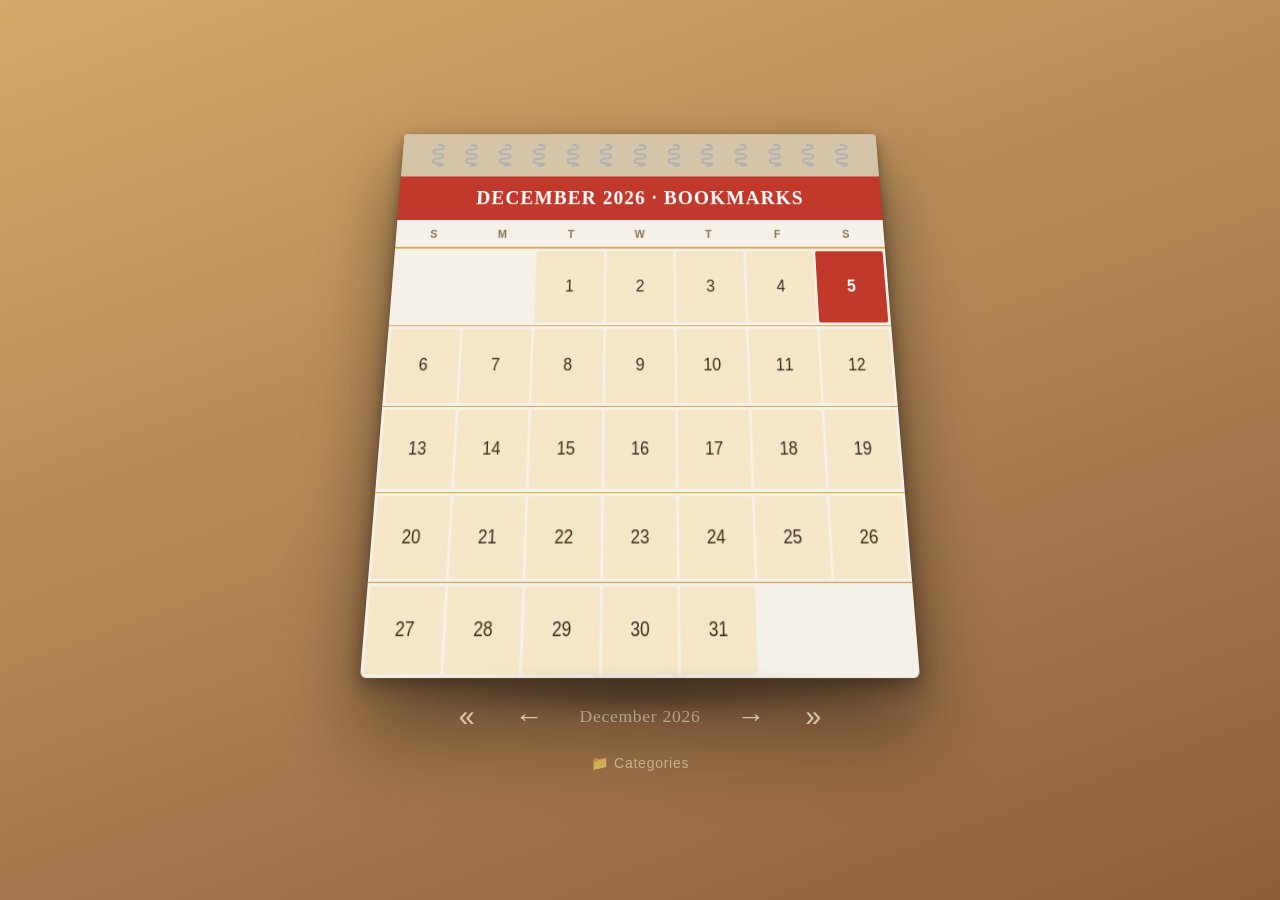
<file: index.html>
<!DOCTYPE html>
<html lang="en">
<head>
  <meta charset="UTF-8">
  <meta name="viewport" content="width=device-width, initial-scale=1.0">
  <title>Twitter Bookmarks</title>
  <link rel="stylesheet" href="style.css">
</head>
<body class="desk-view">

  <div class="desk">
    <div class="calendar-scene">
      <div class="calendar-face" id="calendarFace"></div>
    </div>
    <div class="month-nav">
      <button id="prevYearBtn" aria-label="Previous year">&#171;</button>
      <button id="prevBtn" aria-label="Previous month">&#8592;</button>
      <span id="navLabel"></span>
      <button id="nextBtn" aria-label="Next month">&#8594;</button>
      <button id="nextYearBtn" aria-label="Next year">&#187;</button>
    </div>
    <a class="categories-portal" href="categories.html">&#128193; Categories</a>
  </div>

  <script src="data.js"></script>
  <script src="data_tiktok.js" onerror="window.TIKTOK_DATES = null; window.TIKTOK_VIDEOS = null;"></script>
  <script>
    // Merge tweet + TikTok counts into one date → count map for the calendar.
    const BOOKMARK_DATA = {};
    for (const [date, count] of Object.entries(window.BOOKMARK_DATES || {})) {
      BOOKMARK_DATA[date] = (BOOKMARK_DATA[date] || 0) + count;
    }
    for (const [date, count] of Object.entries(window.TIKTOK_DATES || {})) {
      BOOKMARK_DATA[date] = (BOOKMARK_DATA[date] || 0) + count;
    }

    // ── Notification snapshot (localStorage diff) ─────────────────────────────
    // NEW_COUNTS[date] = how many new bookmarks since the snapshot was saved.
    // If undefined, the day has no new bookmarks (show green checkmark instead).
    const _snap = JSON.parse(localStorage.getItem('bookmark_snapshot') || '{}');
    const NEW_COUNTS = {};
    for (const [date, count] of Object.entries(BOOKMARK_DATA)) {
      // TEMPORARY (added 2026-08-06, revert once the TikTok urls.md backfill
      // is done): suppress new-item badges for any date outside 2026 — the
      // backfill adds hundreds of pre-2026 dates we're not reviewing day by
      // day right now, just categorizing. Remove this "if" to restore normal
      // notifications for every date.
      if (!date.startsWith('2026-')) continue;
      const prev = _snap[date] || 0;
      if (count > prev) NEW_COUNTS[date] = count - prev;
    }

    // ── Constants ─────────────────────────────────────────────────────────────
    const MONTH_NAMES = [
      "January","February","March","April","May","June",
      "July","August","September","October","November","December"
    ];
    const DOW_LABELS = ["S","M","T","W","T","F","S"];

    // Today's date string
    const today = new Date();
    const todayStr = formatDate(today.getFullYear(), today.getMonth() + 1, today.getDate());

    // Current view: restores wherever you last left it (e.g. before clicking
    // into a day), falls back to this month/year on first-ever visit.
    const _lastView = JSON.parse(localStorage.getItem('calendar_last_view') || 'null');
    let currentYear  = _lastView ? _lastView.year  : today.getFullYear();
    let currentMonth = _lastView ? _lastView.month : today.getMonth();

    // ── Helper: zero-pad to 2 digits ──────────────────────────────────────────
    function pad2(n) { return String(n).padStart(2, '0'); }

    function formatDate(y, m, d) {
      return `${y}-${pad2(m)}-${pad2(d)}`;
    }

    // ── SVG spiral ring ───────────────────────────────────────────────────────
    function makeSpiralRingSVG() {
      const svg = document.createElementNS("http://www.w3.org/2000/svg", "svg");
      svg.setAttribute("width", "20");
      svg.setAttribute("height", "30");
      svg.setAttribute("viewBox", "0 0 14 22");
      svg.setAttribute("aria-hidden", "true");

      const path = document.createElementNS("http://www.w3.org/2000/svg", "path");
      path.setAttribute("d", [
        "M 7 2",
        "C 13 2, 13 6, 7 6",
        "C 1 6, 1 10, 7 10",
        "C 13 10, 13 14, 7 14",
        "C 1 14, 1 18, 7 18",
        "C 13 18, 13 20, 7 20"
      ].join(" "));
      path.setAttribute("stroke", "#B0B0B0");
      path.setAttribute("stroke-width", "1.8");
      path.setAttribute("fill", "none");
      path.setAttribute("stroke-linecap", "round");

      svg.appendChild(path);
      return svg;
    }

    // ── Build one month card ──────────────────────────────────────────────────
    function buildMonthCard(year, monthIndex) {
      const monthNum = monthIndex + 1;

      const card = document.createElement("div");
      card.className = "month-card";

      // ── Rings strip ──
      const ringsRow = document.createElement("div");
      ringsRow.className = "month-rings";
      for (let i = 0; i < 13; i++) {
        ringsRow.appendChild(makeSpiralRingSVG());
      }
      card.appendChild(ringsRow);

      // ── Red header ──
      const header = document.createElement("div");
      header.className = "month-header";
      header.textContent = `${MONTH_NAMES[monthIndex].toUpperCase()} ${year} \u00b7 Bookmarks`;
      card.appendChild(header);

      // ── Day-of-week labels ──
      const dowRow = document.createElement("div");
      dowRow.className = "dow-row";
      DOW_LABELS.forEach(label => {
        const cell = document.createElement("div");
        cell.className = "dow-cell";
        cell.textContent = label;
        dowRow.appendChild(cell);
      });
      card.appendChild(dowRow);

      // ── Calendar body ──
      const firstDay = new Date(year, monthIndex, 1);
      const startDow = firstDay.getDay();
      const daysInMonth = new Date(year, monthIndex + 1, 0).getDate();

      const cells = [];
      for (let i = 0; i < startDow; i++) cells.push(null);
      for (let d = 1; d <= daysInMonth; d++) cells.push(d);
      while (cells.length % 7 !== 0) cells.push(null);

      const weeks = [];
      for (let i = 0; i < cells.length; i += 7) {
        weeks.push(cells.slice(i, i + 7));
      }

      weeks.forEach(week => {
        // Compute Sunday of this week
        const firstDay = week.find(d => d !== null);
        let sundayStr = null;
        if (firstDay !== null) {
          const d = new Date(year, monthIndex, firstDay);
          d.setDate(d.getDate() - d.getDay());
          sundayStr = `${d.getFullYear()}-${pad2(d.getMonth()+1)}-${pad2(d.getDate())}`;
        }

        // Check if any day in this week has bookmarks
        const hasBookmarks = week
          .filter(d => d !== null)
          .some(d => BOOKMARK_DATA[formatDate(year, monthNum, d)]);

        const weekRow = document.createElement("div");
        weekRow.className = "week-row";

        week.forEach(day => {
          if (day === null) {
            const empty = document.createElement("div");
            empty.className = "day-tile empty";
            weekRow.appendChild(empty);
          } else {
            const dateStr = formatDate(year, monthNum, day);
            const tile = document.createElement("a");
            tile.className = "day-tile";
            tile.href = `day.html?date=${dateStr}`;
            tile.textContent = day;

            if (dateStr === todayStr) {
              tile.classList.add("today");
            }

            const count = BOOKMARK_DATA[dateStr];
            if (count !== undefined) {
              if (count >= 10) {
                tile.classList.add("density-high");
              } else if (count >= 4) {
                tile.classList.add("density-mid");
              } else {
                tile.classList.add("density-low");
              }

              // Notification indicator: +N badge if new, checkmark if seen
              const indicator = document.createElement("span");
              if (NEW_COUNTS[dateStr]) {
                indicator.className = "new-badge";
                indicator.textContent = `+${NEW_COUNTS[dateStr]}`;
                tile.classList.add("tile-new");
              } else {
                indicator.className = "seen-check";
                indicator.textContent = "\u2713";
              }
              tile.appendChild(indicator);

              // Mark this day as seen on click (before navigation)
              tile.addEventListener("click", () => {
                const snap = JSON.parse(localStorage.getItem('bookmark_snapshot') || '{}');
                snap[dateStr] = BOOKMARK_DATA[dateStr];
                localStorage.setItem('bookmark_snapshot', JSON.stringify(snap));
                tile.classList.remove("tile-new");

                // Save current tweet + TikTok IDs so day.html can diff for new-item tinting
                const TWEETS  = window.BOOKMARK_TWEETS || {};
                const TIKTOKS = window.TIKTOK_VIDEOS || {};
                const daySnap = JSON.parse(localStorage.getItem('day_tweet_snapshot') || '{}');
                daySnap[dateStr] = [...(TWEETS[dateStr] || []), ...(TIKTOKS[dateStr] || [])].map(t => t.id);
                localStorage.setItem('day_tweet_snapshot', JSON.stringify(daySnap));
              });
            }

            weekRow.appendChild(tile);
          }
        });

        // Stats button (floats outside card to the right)
        if (hasBookmarks && sundayStr) {
          const btn = document.createElement("a");
          btn.className = "week-stats-btn";
          btn.href = `stats.html?weekStart=${sundayStr}`;
          btn.title = "Week stats";
          btn.innerHTML = `<svg width="13" height="11" viewBox="0 0 13 11" aria-hidden="true">
            <rect x="0" y="5" width="3" height="6" rx="1" fill="currentColor"/>
            <rect x="5" y="2" width="3" height="9" rx="1" fill="currentColor"/>
            <rect x="10" y="0" width="3" height="11" rx="1" fill="currentColor"/>
          </svg>`;
          weekRow.appendChild(btn);
        }

        card.appendChild(weekRow);
      });

      return card;
    }

    // ── Render current month ──────────────────────────────────────────────────
    function render() {
      const face = document.getElementById("calendarFace");
      face.innerHTML = "";
      face.appendChild(buildMonthCard(currentYear, currentMonth));
      document.getElementById("navLabel").textContent =
        `${MONTH_NAMES[currentMonth]} ${currentYear}`;
      localStorage.setItem('calendar_last_view', JSON.stringify({ year: currentYear, month: currentMonth }));
    }

    function changeMonth(delta) {
      currentMonth += delta;
      if (currentMonth > 11) {
        currentMonth = 0;
        currentYear++;
      } else if (currentMonth < 0) {
        currentMonth = 11;
        currentYear--;
      }
      render();
    }

    function changeYear(delta) {
      currentYear += delta;
      render();
    }

    document.getElementById("prevBtn").addEventListener("click", () => changeMonth(-1));
    document.getElementById("nextBtn").addEventListener("click", () => changeMonth(1));
    document.getElementById("prevYearBtn").addEventListener("click", () => changeYear(-1));
    document.getElementById("nextYearBtn").addEventListener("click", () => changeYear(1));

    render();
  </script>

</body>
</html>
</file>
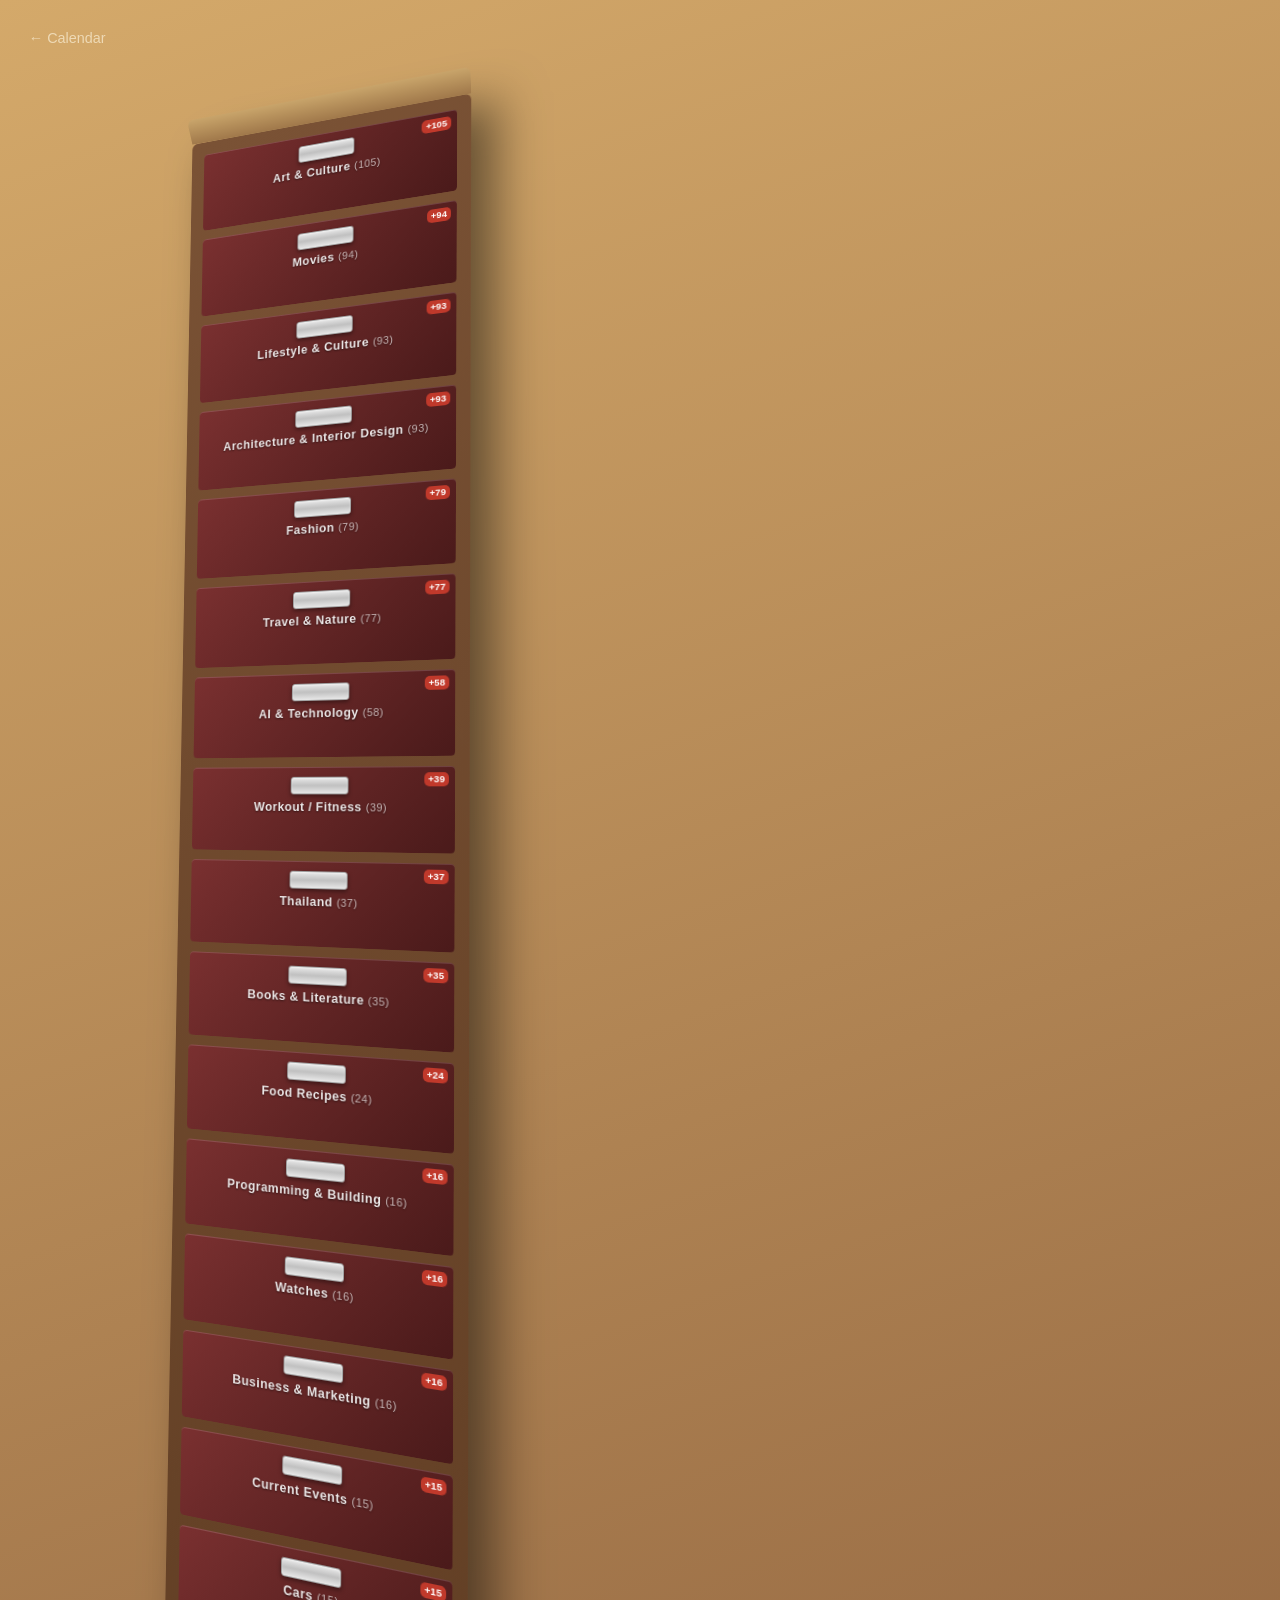
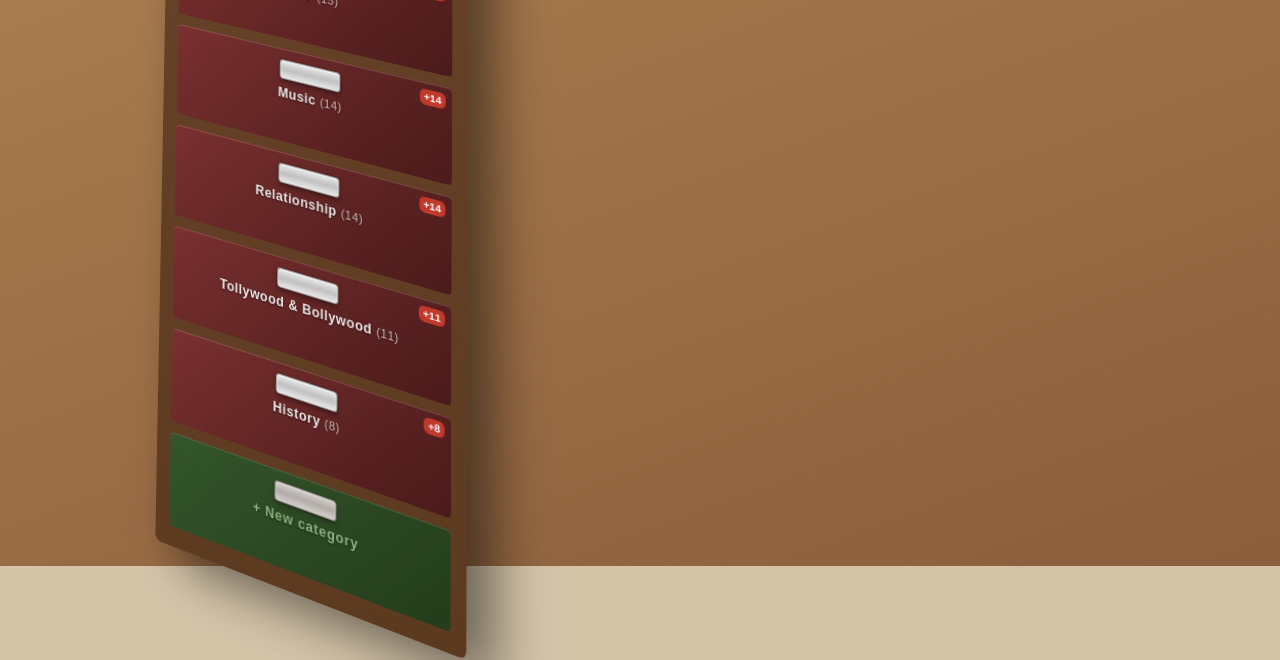
<file: categories.html>
<!DOCTYPE html>
<html lang="en">
<head>
  <meta charset="UTF-8">
  <meta name="viewport" content="width=device-width, initial-scale=1.0">
  <title>Bookmarks — Categories</title>
  <link rel="stylesheet" href="style.css">
</head>
<body class="categories-view">

  <div class="desk desk--categories">

    <div class="cat-top-bar">
      <a class="cat-back-link" href="index.html">&#8592; Calendar</a>
      <button class="cat-save-btn" id="catSaveBtn" style="display:none">
        &#8681; Save categories.js
      </button>
    </div>

    <div class="cat-layout" id="catLayout">

      <!-- 3D File Cabinet -->
      <div class="cabinet-scene">
        <div class="cabinet" id="cabinet">
          <div class="cabinet-top"></div>
          <!-- Drawers injected by JS -->
        </div>
      </div>

      <!-- Right panel -->
      <div class="cat-panel" id="catPanel">
        <div class="cat-panel-empty" id="catPanelEmpty">&#8592; Select a category</div>
        <div id="catPanelContent" style="display:none">
          <div class="cat-cards" id="catCards"></div>
        </div>
      </div>

    </div>

  </div>

  <script src="categories.js" onerror="window._catLoadError=true"></script>
  <script>
    const CATS = window.BOOKMARK_CATEGORIES || null;

    // ── No data state ─────────────────────────────────────────────────────────
    if (!CATS || window._catLoadError) {
      document.getElementById("catLayout").innerHTML = `
        <div style="display:flex;flex-direction:column;align-items:center;justify-content:center;
                    gap:1rem;color:#F5E6C8;font-family:Georgia,serif;text-align:center;padding:3rem;">
          <div style="font-size:3rem;opacity:0.5;">&#128193;</div>
          <p style="font-size:1.1rem;">No categories found.</p>
          <p style="font-size:0.85rem;font-family:Arial,sans-serif;color:rgba(245,230,200,0.6);">
            Run <code style="background:rgba(0,0,0,0.25);padding:2px 6px;border-radius:3px;">python3 categorize_bookmarks.py</code>
            to generate categories.js
          </p>
        </div>`;
    } else {
      init();
    }

    function init() {
      const cabinet   = document.getElementById("cabinet");
      const panel     = document.getElementById("catPanel");
      const cardsEl   = document.getElementById("catCards");
      const contentEl = document.getElementById("catPanelContent");

      let currentCat = null;
      let dragState  = null; // { type: 'card'|'drawer', sourceCategory, dropSucceeded, [tweetId] }
      let hasMoves   = false;

      const saveBtn = document.getElementById("catSaveBtn");
      saveBtn.addEventListener("click", downloadCategories);

      // ── Category notification snapshot (localStorage diff) ──────────────────────
      const _catSnap = JSON.parse(localStorage.getItem("category_snapshot") || "{}");
      const CAT_NOTIFS = {};  // catName → { type: "new-cat"|"new-tweets"|"seen", count? }
      const seenThisSession = new Set();
      for (const [cat, tweets] of Object.entries(CATS)) {
        if (!(cat in _catSnap)) {
          CAT_NOTIFS[cat] = { type: "new-cat", count: tweets.length };
        } else {
          const prevIds = new Set(_catSnap[cat]);
          const newCount = tweets.filter(t => !prevIds.has(t.id)).length;
          CAT_NOTIFS[cat] = newCount > 0
            ? { type: "new-tweets", count: newCount }
            : { type: "seen" };
        }
      }

      // ── Update drawer count label ─────────────────────────────────────────────
      function updateDrawerCount(catName) {
        cabinet.querySelectorAll(".drawer").forEach(d => {
          if (d.dataset.cat === catName) {
            const el = d.querySelector(".drawer-count");
            if (el) el.textContent = `(${CATS[catName].length})`;
          }
        });
      }

      // ── Mark a category as seen in localStorage ───────────────────────────────
      function markCatSeen(cat, drawerEl) {
        const snap = JSON.parse(localStorage.getItem("category_snapshot") || "{}");
        snap[cat] = (CATS[cat] || []).map(t => t.id);
        localStorage.setItem("category_snapshot", JSON.stringify(snap));
        CAT_NOTIFS[cat] = { type: "seen" };
        updateDrawerBadge(drawerEl, cat);
      }

      // ── Deselect (close open drawer + hide panel) ────────────────────────────
      function deselectCategory() {
        if (!currentCat) return;
        document.querySelectorAll(".drawer").forEach(d => d.classList.remove("open"));
        panel.classList.remove("visible");
        document.getElementById("catPanelEmpty").style.display = "";
        contentEl.style.display = "none";
        currentCat = null;
      }

      // ── Select a category ────────────────────────────────────────────────────
      function selectCategory(cat, clickedDrawer) {
        document.querySelectorAll(".drawer").forEach(d => d.classList.remove("open"));
        clickedDrawer.classList.add("open");
        currentCat = cat;

        const newTweetIds = new Set();
        if (!seenThisSession.has(cat)) {
          const prevIds = new Set(_catSnap[cat] || []);
          (CATS[cat] || []).filter(t => !prevIds.has(t.id)).forEach(t => newTweetIds.add(t.id));
        }
        seenThisSession.add(cat);

        markCatSeen(cat, clickedDrawer);
        panel.classList.add("visible");
        document.getElementById("catPanelEmpty").style.display = "none";
        contentEl.style.display      = "flex";
        contentEl.style.flexDirection = "column";
        renderCards(newTweetIds);
      }

      // ── Render all tweet cards ───────────────────────────────────────────────
      function renderCards(newTweetIds = new Set()) {
        const tweets = CATS[currentCat] || [];
        cardsEl.innerHTML = "";
        cardsEl.scrollTop = 0;

        tweets.forEach(tweet => {
          const card = document.createElement("div");
          card.className = "cat-card";
          if (newTweetIds.has(tweet.id)) card.classList.add("cat-card--new");
          card.setAttribute("draggable", "true");

          card.addEventListener("dragstart", e => {
            const rect  = card.getBoundingClientRect();
            const scale = 0.25;

            const ghost = document.createElement("div");
            ghost.style.cssText = `position:fixed;top:-9999px;left:0;` +
              `width:${rect.width * scale}px;height:${rect.height * scale}px;` +
              `overflow:hidden;border-radius:6px;border-left:3px solid #C0392B;` +
              `background:#F5F0E8;pointer-events:none;`;
            const ghostInner = card.cloneNode(true);
            ghostInner.style.cssText = `transform:scale(${scale});transform-origin:top left;` +
              `width:${rect.width}px;height:${rect.height}px;`;
            ghost.appendChild(ghostInner);
            document.body.appendChild(ghost);
            e.dataTransfer.setDragImage(ghost, rect.width * scale / 2, rect.height * scale / 2);

            dragState = { type: "card", tweetId: tweet.id, sourceCategory: currentCat, dropSucceeded: false };
            e.dataTransfer.effectAllowed = "move";
            e.dataTransfer.setData("text/plain", tweet.id);

            setTimeout(() => {
              document.body.removeChild(ghost);
              card.style.height   = rect.height + "px";
              card.style.overflow = "hidden";
              card.getBoundingClientRect(); // force reflow
              card.style.transition = "height 0.25s ease, opacity 0.2s ease, padding 0.25s ease";
              card.style.height   = "0";
              card.style.opacity  = "0";
              card.style.padding  = "0";
            }, 0);
          });

          card.addEventListener("dragend", () => {
            cabinet.querySelectorAll(".drawer").forEach(d => d.classList.remove("drag-over"));
            if (dragState && dragState.type === "card" && !dragState.dropSucceeded) {
              const savedScroll = cardsEl.scrollTop;
              renderCards();
              cardsEl.scrollTop = savedScroll;
            }
            dragState = null;
          });

          // Author line
          const author = document.createElement("div");
          author.className = "cat-card-author";
          author.innerHTML =
            `<strong>${escHtml(tweet.author_name)}</strong> &middot; ` +
            `${escHtml(tweet.author_handle)} &middot; ${formatDate(tweet._date)}`;
          card.appendChild(author);

          // Tweet text
          const hasMedia = tweet.images && tweet.images.length > 0;
          const text = document.createElement("div");
          text.className = hasMedia ? "cat-card-text" : "cat-card-text cat-card-text--full";
          text.textContent = tweet.text;
          card.appendChild(text);

          // Media (images / videos / GIFs)
          if (hasMedia) {
            const mediaDiv = document.createElement("div");
            mediaDiv.className = "cat-card-images";

            function buildMediaWrapper(img) {
              const wrapper = document.createElement("div");
              wrapper.className = "cat-card-media-wrapper";

              if (img.type !== "photo" && img.video_url) {
                const video = document.createElement("video");
                video.src       = img.video_url;
                if (img.url) video.poster = img.url;
                video.muted     = true;
                video.loop      = true;
                video.playsInline = true;
                video.autoplay  = true;
                video.addEventListener("mouseenter", () => { video.muted = false; });
                video.addEventListener("mouseleave", () => { video.muted = true; });

                // Click to pause/resume (from wherever it left off — native
                // video behavior). Debounced so a double-click (which fires two
                // click events first) doesn't toggle play/pause on its way to
                // the wrapper's dblclick cover/contain toggle below.
                let clickTimer = null;
                video.addEventListener("click", (e) => {
                  e.stopPropagation();
                  if (clickTimer) {
                    clearTimeout(clickTimer);
                    clickTimer = null;
                    return;
                  }
                  clickTimer = setTimeout(() => {
                    clickTimer = null;
                    if (video.paused) video.play(); else video.pause();
                  }, 250);
                });

                wrapper.appendChild(video);

                const hint = document.createElement("div");
                hint.className   = "cat-card-video-hint";
                hint.textContent = img.type === "animated_gif"
                  ? "GIF \u25B6 hover for audio"
                  : "\u25B6 hover for audio";
                wrapper.appendChild(hint);
              } else {
                const imgEl = document.createElement("img");
                imgEl.src     = img.url;
                imgEl.alt     = "";
                imgEl.loading = "lazy";
                wrapper.appendChild(imgEl);
              }

              // Double-click to see the whole image/video un-cropped (object-fit:
              // contain) instead of filling the frame (object-fit: cover, default).
              wrapper.addEventListener("dblclick", () => {
                wrapper.classList.toggle("cat-card-media-wrapper--contain");
              });

              return wrapper;
            }

            if (tweet.images.length <= 2) {
              // Few enough to show side by side, unchanged from before.
              tweet.images.forEach(img => mediaDiv.appendChild(buildMediaWrapper(img)));
            } else {
              // TikTok photo posts (and any 3+ image post) \u2014 page through one at a
              // time instead of silently dropping everything past the 2nd image.
              let mediaIdx = 0;

              function renderMedia() {
                mediaDiv.innerHTML = "";
                const wrapper = buildMediaWrapper(tweet.images[mediaIdx]);

                if (tweet.audio_url) {
                  const audio = document.createElement("audio");
                  audio.src      = tweet.audio_url;
                  audio.muted    = true;
                  audio.loop     = true;
                  audio.autoplay = true;
                  wrapper.addEventListener("mouseenter", () => { audio.muted = false; });
                  wrapper.addEventListener("mouseleave", () => { audio.muted = true; });
                  wrapper.appendChild(audio);

                  const audioHint = document.createElement("div");
                  audioHint.className   = "cat-card-video-hint";
                  audioHint.textContent = "\u266A hover for audio";
                  wrapper.appendChild(audioHint);
                }

                const prevBtn = document.createElement("button");
                prevBtn.className = "cat-card-media-nav cat-card-media-prev";
                prevBtn.textContent = "\u2039";
                prevBtn.addEventListener("click", (e) => {
                  e.stopPropagation();
                  mediaIdx = (mediaIdx - 1 + tweet.images.length) % tweet.images.length;
                  renderMedia();
                });

                const nextBtn = document.createElement("button");
                nextBtn.className = "cat-card-media-nav cat-card-media-next";
                nextBtn.textContent = "\u203A";
                nextBtn.addEventListener("click", (e) => {
                  e.stopPropagation();
                  mediaIdx = (mediaIdx + 1) % tweet.images.length;
                  renderMedia();
                });

                const counter = document.createElement("div");
                counter.className   = "cat-card-media-counter";
                counter.textContent = `${mediaIdx + 1} / ${tweet.images.length}`;

                wrapper.appendChild(prevBtn);
                wrapper.appendChild(nextBtn);
                wrapper.appendChild(counter);
                mediaDiv.appendChild(wrapper);
              }

              renderMedia();
            }

            card.appendChild(mediaDiv);
          }

          // Footer: stats + link
          const footer = document.createElement("div");
          footer.className = "cat-card-footer";

          const stats = document.createElement("span");
          stats.textContent =
            `\u2665 ${(tweet.like_count || 0).toLocaleString()}  ` +
            `\uD83D\uDD16 ${(tweet.bookmark_count || 0).toLocaleString()}`;

          const link = document.createElement("a");
          link.className   = "cat-card-link";
          link.href        = tweet.url;
          link.target      = "_blank";
          link.rel         = "noopener noreferrer";
          link.textContent = "View Original \u2192";

          footer.appendChild(stats);
          footer.appendChild(link);
          card.appendChild(footer);
          cardsEl.appendChild(card);
        });
      }

      // ── Attach dblclick rename listener to a drawer label ────────────────────
      function attachLabelListeners(labelEl, drawer) {
        labelEl.addEventListener("dblclick", e => {
          e.stopPropagation();

          const input = document.createElement("input");
          input.className = "drawer-label-input";
          input.value = drawer.dataset.cat;
          labelEl.replaceWith(input);
          input.focus();
          input.select();

          let confirmed = false;

          function confirm() {
            if (confirmed) return;
            const newName = input.value.trim();
            if (!newName || newName === drawer.dataset.cat) { cancel(); return; }
            if (CATS[newName] !== undefined) {
              // Duplicate — shake and stay in edit mode
              input.style.animation = "none";
              input.getBoundingClientRect(); // force reflow to restart animation
              input.style.animation = "shake 0.3s ease";
              return;
            }
            confirmed = true;

            const oldName = drawer.dataset.cat;
            CATS[newName] = CATS[oldName];
            delete CATS[oldName];
            if (currentCat === oldName) currentCat = newName;
            drawer.dataset.cat = newName;

            // Keep localStorage snapshot and CAT_NOTIFS keys in sync with the renamed category
            const _rSnap = JSON.parse(localStorage.getItem("category_snapshot") || "{}");
            if (oldName in _rSnap) { _rSnap[newName] = _rSnap[oldName]; delete _rSnap[oldName]; }
            localStorage.setItem("category_snapshot", JSON.stringify(_rSnap));
            if (oldName in CAT_NOTIFS) { CAT_NOTIFS[newName] = CAT_NOTIFS[oldName]; delete CAT_NOTIFS[oldName]; }

            const newLabel = document.createElement("div");
            newLabel.className = "drawer-label";
            newLabel.textContent = newName;
            const newCount = document.createElement("span");
            newCount.className = "drawer-count";
            newCount.textContent = `(${CATS[newName].length})`;
            newLabel.appendChild(newCount);
            input.replaceWith(newLabel);
            attachLabelListeners(newLabel, drawer);

            if (!hasMoves) { hasMoves = true; saveBtn.style.display = ""; }
          }

          function cancel() {
            if (confirmed) return;
            input.replaceWith(labelEl);
          }

          input.addEventListener("keydown", e => {
            if (e.key === "Enter")  { e.preventDefault(); confirm(); }
            if (e.key === "Escape") { e.preventDefault(); cancel(); }
          });
          input.addEventListener("blur", cancel);
        });
      }

      // ── Update (or flip) the badge on an existing drawer element ─────────────
      function updateDrawerBadge(drawerEl, cat) {
        const notif = CAT_NOTIFS[cat];
        let badge = drawerEl.querySelector(".drawer-badge");

        if (!notif || notif.type === "seen") {
          drawerEl.classList.remove("drawer-new");
          drawerEl.classList.remove("drawer-new-tweets");
          if (badge) {
            badge.className = "drawer-badge drawer-badge--seen";
            badge.textContent = "\u2713";
          }
          return;
        }
        // new-cat or new-tweets — only show if count > 0
        if (notif.count > 0) {
          if (!badge) {
            badge = document.createElement("div");
            drawerEl.appendChild(badge);
          }
          badge.className = "drawer-badge drawer-badge--new";
          badge.textContent = `+${notif.count}`;
          if (notif.type === "new-cat") drawerEl.classList.add("drawer-new");
          else if (notif.type === "new-tweets") drawerEl.classList.add("drawer-new-tweets");
        }
      }

      // ── Build a real drawer DOM node with all event listeners ─────────────────
      function buildDrawer(cat) {
        const drawer = document.createElement("div");
        drawer.className  = "drawer";
        drawer.dataset.cat = cat;

        const front = document.createElement("div");
        front.className = "drawer-front";

        const handle = document.createElement("div");
        handle.className = "drawer-handle";
        handle.setAttribute("draggable", "true");

        const label = document.createElement("div");
        label.className  = "drawer-label";
        label.textContent = cat;

        const countEl = document.createElement("span");
        countEl.className   = "drawer-count";
        countEl.textContent = `(${CATS[cat].length})`;
        label.appendChild(countEl);

        front.appendChild(handle);
        front.appendChild(label);

        const inner = document.createElement("div");
        inner.className = "drawer-inner";

        drawer.appendChild(front);
        drawer.appendChild(inner);

        // Notification badge — appended as third child of drawer (above inner in paint order)
        {
          const notif = CAT_NOTIFS[cat];
          if (notif) {
            if ((notif.type === "new-cat" || notif.type === "new-tweets") && notif.count > 0) {
              const badge = document.createElement("div");
              badge.className = "drawer-badge drawer-badge--new";
              badge.textContent = `+${notif.count}`;
              drawer.appendChild(badge);
              if (notif.type === "new-cat") drawer.classList.add("drawer-new");
              else if (notif.type === "new-tweets") drawer.classList.add("drawer-new-tweets");
            } else if (notif.type === "seen") {
              const badge = document.createElement("div");
              badge.className = "drawer-badge drawer-badge--seen";
              badge.textContent = "\u2713";
              drawer.appendChild(badge);
            }
          }
        }

        // Click opens panel (ignore clicks that originate on the handle)
        drawer.addEventListener("click", e => {
          if (e.target === handle) return;
          selectCategory(drawer.dataset.cat, drawer);
        });

        // ── Handle drag: initiate drawer merge ──
        handle.addEventListener("dragstart", e => {
          e.stopPropagation();
          dragState = { type: "drawer", sourceCategory: drawer.dataset.cat, dropSucceeded: false };
          e.dataTransfer.effectAllowed = "move";
          e.dataTransfer.setData("text/plain", drawer.dataset.cat);
        });

        handle.addEventListener("dragend", () => {
          cabinet.querySelectorAll(".drawer").forEach(d => d.classList.remove("drag-over"));
          dragState = null;
        });

        // ── Dragover: highlight target (card refile or drawer merge) ──
        drawer.addEventListener("dragover", e => {
          if (!dragState) return;
          if (drawer.classList.contains("drawer-add")) return;
          if (dragState.sourceCategory === drawer.dataset.cat) return;
          e.preventDefault();
          e.dataTransfer.dropEffect = "move";
          drawer.classList.add("drag-over");
        });

        drawer.addEventListener("dragleave", e => {
          if (!drawer.contains(e.relatedTarget)) {
            drawer.classList.remove("drag-over");
          }
        });

        // ── Drop: handle both card refile and drawer merge ──
        drawer.addEventListener("drop", e => {
          e.preventDefault();
          drawer.classList.remove("drag-over");
          if (!dragState) return;
          if (drawer.classList.contains("drawer-add")) return;
          const targetCat = drawer.dataset.cat;
          if (dragState.sourceCategory === targetCat) return;

          if (dragState.type === "drawer") {
            // ── Drawer merge ──────────────────────────────────────────────────
            dragState.dropSucceeded = true;
            const src = dragState.sourceCategory;

            CATS[targetCat].push(...CATS[src]);
            CATS[targetCat].sort((a, b) => recencyKey(b).localeCompare(recencyKey(a)));
            delete CATS[src];

            // Sync localStorage: source entry deleted; recompute target's new-tweet count
            const _mSnap = JSON.parse(localStorage.getItem("category_snapshot") || "{}");
            delete _mSnap[src];
            localStorage.setItem("category_snapshot", JSON.stringify(_mSnap));

            const _tgtPrev = new Set(_mSnap[targetCat] || []);
            const _newAfterMerge = CATS[targetCat].filter(t => !_tgtPrev.has(t.id)).length;
            CAT_NOTIFS[targetCat] = _newAfterMerge > 0
              ? { type: "new-tweets", count: _newAfterMerge }
              : (targetCat in _mSnap ? { type: "seen" } : { type: "new-cat", count: CATS[targetCat].length });
            delete CAT_NOTIFS[src];
            updateDrawerBadge(drawer, targetCat);  // 'drawer' is the target element in this closure

            // Remove source drawer from DOM
            cabinet.querySelectorAll(".drawer").forEach(d => {
              if (d.dataset.cat === src) d.remove();
            });

            updateDrawerCount(targetCat);

            if (currentCat === src) {
              selectCategory(targetCat, drawer);
            } else if (currentCat === targetCat) {
              renderCards();
            }

            if (!hasMoves) { hasMoves = true; saveBtn.style.display = ""; }
            return;
          }

          // ── Card refile ───────────────────────────────────────────────────
          dragState.dropSucceeded = true;
          if (!hasMoves) { hasMoves = true; saveBtn.style.display = ""; }

          const { tweetId, sourceCategory } = dragState;

          const srcIdx = CATS[sourceCategory].findIndex(t => t.id === tweetId);
          if (srcIdx === -1) return;
          const [tweet] = CATS[sourceCategory].splice(srcIdx, 1);

          const insertIdx = CATS[targetCat].findIndex(t => recencyKey(t) < recencyKey(tweet));
          if (insertIdx === -1) {
            CATS[targetCat].push(tweet);
          } else {
            CATS[targetCat].splice(insertIdx, 0, tweet);
          }

          updateDrawerCount(sourceCategory);
          updateDrawerCount(targetCat);

          if (currentCat === sourceCategory) {
            if (CATS[sourceCategory].length === 0) {
              panel.classList.remove("visible");
              document.getElementById("catPanelEmpty").style.display = "";
              contentEl.style.display = "none";
              currentCat = null;
              cabinet.querySelectorAll(".drawer").forEach(d => d.classList.remove("open"));
            } else {
              const savedScroll = cardsEl.scrollTop;
              renderCards();
              cardsEl.scrollTop = savedScroll;
            }
          }
        });

        // Rename on double-click
        attachLabelListeners(label, drawer);

        return drawer;
      }

      // ── Activate a + drawer into editing mode ─────────────────────────────────
      function activateAddDrawer(drawer) {
        const front         = drawer.querySelector(".drawer-front");
        const existingLabel = front.querySelector(".drawer-label");

        const input = document.createElement("input");
        input.className   = "drawer-label-input";
        input.placeholder = "Category name\u2026";
        existingLabel.replaceWith(input);

        // Append a fresh + drawer below so there's always one at the bottom
        createAddDrawer();

        input.focus();

        let done = false;

        function confirmAdd() {
          if (done) return;
          const name = input.value.trim();
          if (!name) { cancelAdd(); return; }
          if (CATS[name] !== undefined) {
            input.style.animation = "none";
            input.getBoundingClientRect();
            input.style.animation = "shake 0.3s ease";
            return;
          }
          done = true;
          CATS[name] = [];
          const realDrawer = buildDrawer(name);
          cabinet.insertBefore(realDrawer, drawer);
          drawer.remove();
          if (!hasMoves) { hasMoves = true; saveBtn.style.display = ""; }
        }

        function cancelAdd() {
          if (done) return;
          done = true;
          drawer.remove();
          // The fresh + drawer appended above remains as the sole + at the bottom
        }

        input.addEventListener("keydown", e => {
          if (e.key === "Enter")  { e.preventDefault(); confirmAdd(); }
          if (e.key === "Escape") { e.preventDefault(); cancelAdd(); }
        });
        input.addEventListener("blur", () => {
          if (input.value.trim() === "") cancelAdd();
          // Non-empty blur keeps editing state alive
        });
      }

      // ── Create a + drawer and append to cabinet ───────────────────────────────
      function createAddDrawer() {
        const drawer = document.createElement("div");
        drawer.className = "drawer drawer-add";

        const front = document.createElement("div");
        front.className = "drawer-front";

        const handle = document.createElement("div");
        handle.className = "drawer-handle";

        const label = document.createElement("div");
        label.className   = "drawer-label";
        label.textContent = "+ New category";

        front.appendChild(handle);
        front.appendChild(label);

        const inner = document.createElement("div");
        drawer.appendChild(front);
        drawer.appendChild(inner);

        cabinet.appendChild(drawer);

        drawer.addEventListener("click", () => activateAddDrawer(drawer));
        return drawer;
      }

      // ── Build all initial drawers (sorted by tweet count descending) ────────────
      Object.keys(CATS)
        .sort((a, b) => (CATS[b] || []).length - (CATS[a] || []).length)
        .forEach(cat => {
          cabinet.appendChild(buildDrawer(cat));
        });

      // ── Add the initial + drawer at the bottom ────────────────────────────────
      createAddDrawer();

      // ── Close open drawer when clicking whitespace ────────────────────────────
      document.addEventListener("click", deselectCategory);
      document.getElementById("catLayout").addEventListener("click", e => e.stopPropagation());

    } // end init()

    // ── Download categories.js ────────────────────────────────────────────────
    function downloadCategories() {
      const sorted  = Object.fromEntries(
        Object.entries(CATS).sort(([, a], [, b]) => b.length - a.length)
      );
      const json    = JSON.stringify(sorted, null, 2);
      const content = "// Auto-generated by categorize_bookmarks.py \u2014 do not edit manually.\nwindow.BOOKMARK_CATEGORIES = " + json + ";\n";
      const blob    = new Blob([content], { type: "application/javascript" });
      const url     = URL.createObjectURL(blob);
      const a       = document.createElement("a");
      a.href     = url;
      a.download = "categories.js";
      a.click();
      URL.revokeObjectURL(url);
    }

    // ── Utilities ─────────────────────────────────────────────────────────────
    function escHtml(str) {
      return String(str)
        .replace(/&/g, "&amp;")
        .replace(/</g, "&lt;")
        .replace(/>/g, "&gt;")
        .replace(/"/g, "&quot;");
    }

    function formatDate(dateStr) {
      if (!dateStr) return "";
      const [y, m, d] = dateStr.split("-").map(Number);
      return new Date(y, m - 1, d).toLocaleDateString("en-US", {
        month: "short", day: "numeric", year: "numeric"
      });
    }

    // added_at (when we fetched it) if present, else created_at (when it was
    // originally posted) — same fallback convention as categorize_*.py's sort.
    function recencyKey(t) {
      return t.added_at || t.created_at || "";
    }
  </script>

</body>
</html>
</file>
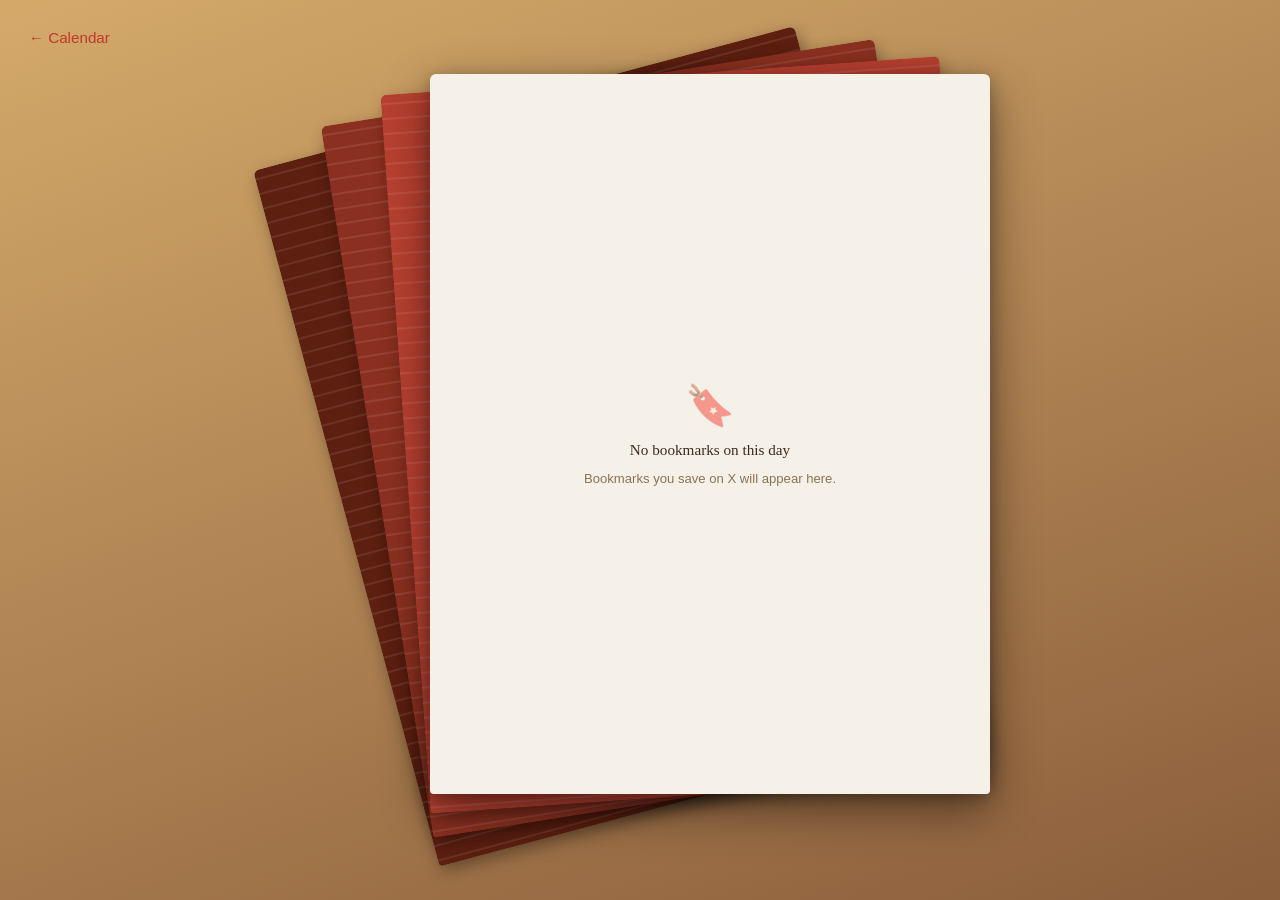
<file: day.html>
<!DOCTYPE html>
<html lang="en">
<head>
  <meta charset="UTF-8">
  <meta name="viewport" content="width=device-width, initial-scale=1.0">
  <title>Bookmarks — Day View</title>
  <link rel="stylesheet" href="style.css">
</head>
<body class="day-view">

  <div class="desk desk--day">

    <div class="day-top-bar">
      <a class="back-link day-back-link" href="index.html">&#8592; Calendar</a>
      <div class="day-info">
        <span class="day-title" id="dayTitle"></span>
        <span class="day-count" id="dayCount"></span>
      </div>
    </div>

    <div class="stack-row">
      <button class="stack-nav-btn" id="prevBtn" aria-label="Previous tweet">&#8592;</button>
      <div class="page-scene">
        <div class="page page-back-3"></div>
        <div class="page page-back-2"></div>
        <div class="page page-back-1"></div>
        <div class="page page-front" id="pageFront"></div>
      </div>
      <button class="stack-nav-btn" id="nextBtn" aria-label="Next tweet">&#8594;</button>
    </div>

    <div class="page-counter" id="pageCounter"></div>

  </div>

  <script src="data.js"></script>
  <script src="data_tiktok.js" onerror="window.TIKTOK_DATES = null; window.TIKTOK_VIDEOS = null;"></script>
  <script>
    const TWEETS  = window.BOOKMARK_TWEETS || {};
    const TIKTOKS = window.TIKTOK_VIDEOS || {};

    // ── Helpers ───────────────────────────────────────────────────────────────
    function formatTweetTime(isoStr) {
      const d = new Date(isoStr);
      const date = d.toLocaleDateString("en-US", { month: "short", day: "numeric", year: "numeric" });
      const time = d.toLocaleTimeString("en-US", { hour: "numeric", minute: "2-digit" });
      return `${date} \u00b7 ${time}`;
    }

    function formatFullDate(dateStr) {
      const [y, m, d] = dateStr.split("-").map(Number);
      return new Date(y, m - 1, d).toLocaleDateString("en-US", {
        weekday: "long", year: "numeric", month: "long", day: "numeric"
      });
    }

    // ── Init ──────────────────────────────────────────────────────────────────
    const params  = new URLSearchParams(window.location.search);
    const dateStr = params.get("date");
    if (dateStr) document.title = `Bookmarks \u2014 ${dateStr}`;

    const rawTweets = dateStr ? [...(TWEETS[dateStr] || []), ...(TIKTOKS[dateStr] || [])] : [];
    const tweets    = [...rawTweets].sort((a, b) => (b.like_count || 0) - (a.like_count || 0));

    // ── New-tweet tinting: compare against day_tweet_snapshot ────────────────
    // The snapshot is written by index.html's tile click handler before navigation,
    // so _prevIds reflects what was seen before this fetch.
    const _daySnap = JSON.parse(localStorage.getItem("day_tweet_snapshot") || "{}");
    const _prevIds = new Set(_daySnap[dateStr] || []);
    const newIds   = new Set(tweets.filter(t => !_prevIds.has(t.id)).map(t => t.id));

    const titleEl   = document.getElementById("dayTitle");
    const countEl   = document.getElementById("dayCount");
    const counterEl = document.getElementById("pageCounter");
    const pageFront = document.getElementById("pageFront");
    const prevBtn   = document.getElementById("prevBtn");
    const nextBtn   = document.getElementById("nextBtn");

    if (dateStr) titleEl.textContent = formatFullDate(dateStr);

    let currentIdx = 0;

    // ── Render one tweet into the front page ──────────────────────────────────
    function renderTweet(tweet) {
      const isNew = newIds.has(tweet.id);
      pageFront.classList.toggle("page--new", isNew);
      if (isNew) newIds.delete(tweet.id); // clear tint on revisit
      pageFront.innerHTML = "";

      // Header: author + timestamp
      const header = document.createElement("div");
      header.className = "tweet-header";

      const authorBlock = document.createElement("div");
      const nameEl = document.createElement("div");
      nameEl.className = "tweet-author-name";
      nameEl.textContent = tweet.author_name;
      const handleEl = document.createElement("div");
      handleEl.className = "tweet-author-handle";
      handleEl.textContent = tweet.author_handle;
      authorBlock.appendChild(nameEl);
      authorBlock.appendChild(handleEl);

      const timeEl = document.createElement("div");
      timeEl.className = "tweet-time";
      timeEl.textContent = formatTweetTime(tweet.created_at);

      header.appendChild(authorBlock);
      header.appendChild(timeEl);
      pageFront.appendChild(header);

      // Body: tweet text, sentence-split
      const body = document.createElement("div");
      body.className = "tweet-body";

      const sentences = tweet.text
        .replace(/https?:\/\/\S+/g, m => m.replace(/\./g, "\x00"))
        .split(/(?<=\.)\s+/)
        .map(s => s.replace(/\x00/g, ".").trim())
        .filter(s => s.length > 0);

      if (sentences.length > 1) {
        sentences.forEach(s => {
          const p = document.createElement("p");
          p.textContent = s;
          body.appendChild(p);
        });
      } else {
        body.textContent = tweet.text;
      }
      pageFront.appendChild(body);

      // Images (photos, video thumbnails, GIF thumbnails)
      if (tweet.images && tweet.images.length > 0) {
        const imgGrid = document.createElement("div");
        imgGrid.className = "tweet-images";

        function buildImageWrapper(img) {
          const wrapper = document.createElement("div");
          wrapper.className = "tweet-image-wrapper";

          if (img.type !== "photo" && img.video_url) {
            // Render actual video — hover to play, hover-off to reset
            const videoEl = document.createElement("video");
            videoEl.className = "tweet-video";
            videoEl.src = img.video_url;
            if (img.url) videoEl.poster = img.url;
            videoEl.muted = true;
            videoEl.loop = true;
            videoEl.playsInline = true;
            videoEl.autoplay = true;
            videoEl.addEventListener("mouseenter", () => {
              videoEl.muted = false;
            });
            videoEl.addEventListener("mouseleave", () => {
              videoEl.muted = true;
            });
            // Debounced so a double-click (which fires two click events first)
            // doesn't toggle play/pause on its way to the wrapper's dblclick
            // cover/contain toggle below.
            let clickTimer = null;
            videoEl.addEventListener("click", (e) => {
              e.stopPropagation();
              if (clickTimer) {
                clearTimeout(clickTimer);
                clickTimer = null;
                return;
              }
              clickTimer = setTimeout(() => {
                clickTimer = null;
                if (videoEl.paused) videoEl.play(); else videoEl.pause();
              }, 250);
            });
            wrapper.appendChild(videoEl);

            const hint = document.createElement("div");
            hint.className = "tweet-video-hint";
            hint.textContent = img.type === "animated_gif" ? "GIF  hover for audio" : "\u25B6  hover for audio";
            wrapper.appendChild(hint);
          } else {
            // Photo, or video with no playable URL — show thumbnail
            const imgEl = document.createElement("img");
            imgEl.src = img.url;
            imgEl.className = "tweet-image";
            imgEl.alt = "";
            imgEl.loading = "lazy";
            wrapper.appendChild(imgEl);

            if (img.type !== "photo") {
              const label = document.createElement("div");
              label.className = "tweet-image-label";
              label.textContent = img.type === "video" ? "\u25B6 Video" : "GIF";
              wrapper.appendChild(label);
            }
          }

          // Double-click to see the whole image/video un-cropped (object-fit:
          // contain) instead of filling the frame (object-fit: cover, default).
          wrapper.addEventListener("dblclick", () => {
            wrapper.classList.toggle("tweet-image-wrapper--contain");
          });

          return wrapper;
        }

        if (tweet.images.length <= 2) {
          // Few enough to show side by side, unchanged from before.
          tweet.images.forEach(img => imgGrid.appendChild(buildImageWrapper(img)));
        } else {
          // TikTok photo posts (and any 3+ image post) — page through one at a
          // time instead of cramming everything into one wrapping grid.
          let mediaIdx = 0;

          function renderMedia() {
            imgGrid.innerHTML = "";
            const wrapper = buildImageWrapper(tweet.images[mediaIdx]);

            if (tweet.audio_url) {
              const audio = document.createElement("audio");
              audio.src      = tweet.audio_url;
              audio.muted    = true;
              audio.loop     = true;
              audio.autoplay = true;
              wrapper.addEventListener("mouseenter", () => { audio.muted = false; });
              wrapper.addEventListener("mouseleave", () => { audio.muted = true; });
              wrapper.appendChild(audio);

              const audioHint = document.createElement("div");
              audioHint.className   = "tweet-video-hint";
              audioHint.textContent = "\u266A  hover for audio";
              wrapper.appendChild(audioHint);
            }

            const prevBtn = document.createElement("button");
            prevBtn.className = "tweet-media-nav tweet-media-prev";
            prevBtn.textContent = "\u2039";
            prevBtn.addEventListener("click", (e) => {
              e.stopPropagation();
              mediaIdx = (mediaIdx - 1 + tweet.images.length) % tweet.images.length;
              renderMedia();
            });

            const nextBtn = document.createElement("button");
            nextBtn.className = "tweet-media-nav tweet-media-next";
            nextBtn.textContent = "\u203a";
            nextBtn.addEventListener("click", (e) => {
              e.stopPropagation();
              mediaIdx = (mediaIdx + 1) % tweet.images.length;
              renderMedia();
            });

            const counter = document.createElement("div");
            counter.className   = "tweet-media-counter";
            counter.textContent = `${mediaIdx + 1} / ${tweet.images.length}`;

            wrapper.appendChild(prevBtn);
            wrapper.appendChild(nextBtn);
            wrapper.appendChild(counter);
            imgGrid.appendChild(wrapper);
          }

          renderMedia();
        }

        pageFront.appendChild(imgGrid);
      }

      // Footer: stats + link
      const footer = document.createElement("div");
      footer.className = "tweet-footer";

      const stats = document.createElement("span");
      stats.className = "tweet-stats-line";
      stats.textContent = `\u2665 ${tweet.like_count.toLocaleString()}  \uD83D\uDD16 ${tweet.bookmark_count.toLocaleString()}`;

      const link = document.createElement("a");
      link.className = "tweet-view-link";
      link.href = tweet.url;
      link.target = "_blank";
      link.rel = "noopener noreferrer";
      link.textContent = "View Original \u2192";

      footer.appendChild(stats);
      footer.appendChild(link);
      pageFront.appendChild(footer);
    }

    // ── Nav state ─────────────────────────────────────────────────────────────
    function updateNav() {
      prevBtn.disabled = currentIdx === 0;
      nextBtn.disabled = currentIdx === tweets.length - 1;
      counterEl.textContent = tweets.length > 0 ? `${currentIdx + 1} / ${tweets.length}` : "";
    }

    // ── Back pages: show 0/1/2/3 depending on current position ───────────────
    const backPages = [
      document.querySelector(".page-back-1"),
      document.querySelector(".page-back-2"),
      document.querySelector(".page-back-3"),
    ];

    function updateBackPages() {
      backPages.forEach((el, i) => {
        el.style.visibility = currentIdx > i ? "visible" : "hidden";
      });
    }

    // ── Animated navigation ───────────────────────────────────────────────────
    function navigate(dir) {
      const outClass = dir === 1 ? "slide-out-left"  : "slide-out-right";
      const inClass  = dir === 1 ? "slide-in-right"  : "slide-in-left";

      pageFront.classList.add(outClass);
      setTimeout(() => {
        pageFront.classList.remove(outClass);
        currentIdx += dir;
        renderTweet(tweets[currentIdx]);
        updateNav();
        updateBackPages();
        void pageFront.offsetWidth; // force reflow so in-animation restarts
        pageFront.classList.add(inClass);
        setTimeout(() => pageFront.classList.remove(inClass), 220);
      }, 200);
    }

    prevBtn.addEventListener("click", () => { if (currentIdx > 0) navigate(-1); });
    nextBtn.addEventListener("click", () => { if (currentIdx < tweets.length - 1) navigate(1); });

    document.addEventListener("keydown", e => {
      if (e.key === "ArrowLeft"  && currentIdx > 0)                    navigate(-1);
      if (e.key === "ArrowRight" && currentIdx < tweets.length - 1)    navigate(1);
    });

    // ── Initial render ────────────────────────────────────────────────────────
    if (tweets.length > 0) {
      countEl.textContent = `${tweets.length} bookmark${tweets.length !== 1 ? "s" : ""}`;
      renderTweet(tweets[0]);
      updateNav();
      updateBackPages();
    } else {
      countEl.textContent = "";
      counterEl.textContent = "";
      pageFront.innerHTML = `
        <div style="display:flex;flex-direction:column;align-items:center;justify-content:center;
                    height:100%;gap:0.75rem;color:var(--text-muted);text-align:center;padding:2rem;">
          <div style="font-size:2.5rem;opacity:0.5;">&#128278;</div>
          <p style="font-size:0.95rem;color:var(--text-primary);font-family:Georgia,serif;">No bookmarks on this day</p>
          <p style="font-size:0.82rem;font-family:Arial,sans-serif;">Bookmarks you save on X will appear here.</p>
        </div>`;
      prevBtn.style.visibility = "hidden";
      nextBtn.style.visibility = "hidden";
    }
  </script>

</body>
</html>
</file>
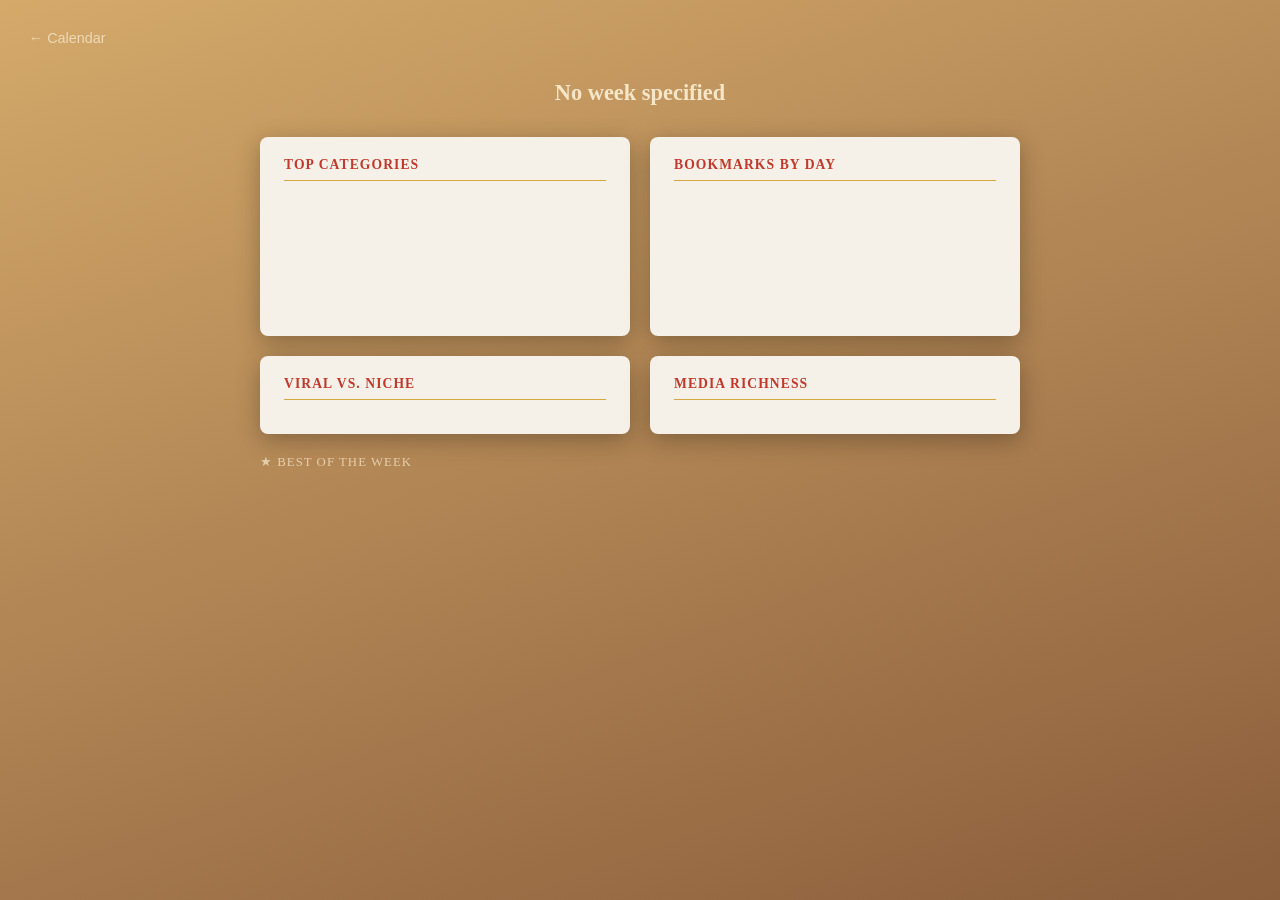
<file: stats.html>
<!DOCTYPE html>
<html lang="en">
<head>
  <meta charset="UTF-8">
  <meta name="viewport" content="width=device-width, initial-scale=1.0">
  <title>Week Stats · Twitter Bookmarks</title>
  <link rel="stylesheet" href="style.css">
</head>
<body class="stats-view">

  <div class="desk desk--stats">

    <div class="stats-top-bar">
      <a class="stats-back-link" href="index.html">&larr; Calendar</a>
    </div>

    <div class="stats-heading" id="statsHeading">
      <div class="stats-week-label" id="weekLabel">Loading&hellip;</div>
      <div class="stats-total" id="totalLabel"></div>
    </div>

    <div class="stats-grid">

      <!-- Top Categories -->
      <div class="stats-card">
        <div class="stats-card-title">Top Categories</div>
        <div id="chartCategories"></div>
      </div>

      <!-- Bookmarks by Day -->
      <div class="stats-card">
        <div class="stats-card-title">Bookmarks by Day</div>
        <div class="chart-vbars" id="chartByDay"></div>
      </div>

      <!-- Viral vs Niche -->
      <div class="stats-card">
        <div class="stats-card-title">Viral vs. Niche</div>
        <div class="chart-donut-wrap" id="chartDonut"></div>
      </div>

      <!-- Media Richness -->
      <div class="stats-card">
        <div class="stats-card-title">Media Richness</div>
        <div id="chartMedia"></div>
      </div>

    </div>

    <!-- Best of the Week -->
    <div class="stats-best-section">
      <div class="stats-best-label">&#9733; Best of the Week</div>
      <div id="bestTweet"></div>
    </div>

  </div>

  <script src="data.js"></script>
  <script src="data_tiktok.js" onerror="window.TIKTOK_DATES = null; window.TIKTOK_VIDEOS = null;"></script>
  <script src="categories.js" onerror="window.BOOKMARK_CATEGORIES = null;"></script>
  <script>
    // ── Parse query params ────────────────────────────────────────────────────
    const params = new URLSearchParams(location.search);
    const weekStart = params.get('weekStart'); // YYYY-MM-DD (Sunday)

    function pad2(n) { return String(n).padStart(2, '0'); }

    function formatDate(y, m, d) {
      return `${y}-${pad2(m)}-${pad2(d)}`;
    }

    // Build the 7 date strings for Sun–Sat
    function getWeekDates(sundayStr) {
      const [y, m, d] = sundayStr.split('-').map(Number);
      const dates = [];
      for (let i = 0; i < 7; i++) {
        const dt = new Date(y, m - 1, d + i);
        dates.push(formatDate(dt.getFullYear(), dt.getMonth() + 1, dt.getDate()));
      }
      return dates;
    }

    // Format a date string like "Feb 24"
    function fmtShort(dateStr) {
      const [y, m, d] = dateStr.split('-').map(Number);
      const dt = new Date(y, m - 1, d);
      return dt.toLocaleDateString('en-US', { month: 'short', day: 'numeric' });
    }

    // Format a date string like "Feb 24, 2026"
    function fmtFull(dateStr) {
      const [y, m, d] = dateStr.split('-').map(Number);
      const dt = new Date(y, m - 1, d);
      return dt.toLocaleDateString('en-US', { month: 'short', day: 'numeric', year: 'numeric' });
    }

    function formatNum(n) {
      if (n >= 1000000) return (n / 1000000).toFixed(1).replace(/\.0$/, '') + 'M';
      if (n >= 1000) return (n / 1000).toFixed(1).replace(/\.0$/, '') + 'k';
      return String(n);
    }

    // ── Guard: need weekStart ─────────────────────────────────────────────────
    if (!weekStart) {
      document.getElementById('weekLabel').textContent = 'No week specified';
    } else {
      const weekDates = getWeekDates(weekStart);
      const lastDate = weekDates[6];

      // Week label: "Feb 24 – Mar 1, 2026"
      const [ly, lm, ld] = lastDate.split('-').map(Number);
      const lastYear = ly;
      document.getElementById('weekLabel').textContent =
        `${fmtShort(weekStart)} \u2013 ${fmtShort(lastDate)}, ${lastYear}`;

      // ── Collect all tweets + TikToks for this week ─────────────────────────
      const TWEETS  = window.BOOKMARK_TWEETS || {};
      const TIKTOKS = window.TIKTOK_VIDEOS || {};

      // Merge tweet + TikTok counts into one date → count map for the daily chart.
      const DATES = {};
      for (const [date, count] of Object.entries(window.BOOKMARK_DATES || {})) {
        DATES[date] = (DATES[date] || 0) + count;
      }
      for (const [date, count] of Object.entries(window.TIKTOK_DATES || {})) {
        DATES[date] = (DATES[date] || 0) + count;
      }

      const weekSet = new Set(weekDates);
      const allTweets = [];
      for (const date of weekDates) {
        for (const t of [...(TWEETS[date] || []), ...(TIKTOKS[date] || [])]) {
          allTweets.push({ ...t, _date: date });
        }
      }

      const totalCount = allTweets.length;
      document.getElementById('totalLabel').textContent =
        totalCount === 1 ? '1 bookmark' : `${totalCount} bookmarks`;

      // ── 1. Top Categories ──────────────────────────────────────────────────
      const chartCats = document.getElementById('chartCategories');
      const CATS = window.BOOKMARK_CATEGORIES;

      if (!CATS) {
        chartCats.innerHTML = '<div style="font-size:0.8rem;color:var(--text-muted);font-family:Arial;font-style:italic;padding:0.5rem 0;">Run <code>categorize_bookmarks.py</code> to see categories.</div>';
      } else {
        // Count tweets per category that fall in this week
        const catCounts = [];
        for (const [catName, tweets] of Object.entries(CATS)) {
          const count = tweets.filter(t => weekSet.has(t._date)).length;
          if (count > 0) catCounts.push({ name: catName, count });
        }
        catCounts.sort((a, b) => b.count - a.count);
        const top3 = catCounts.slice(0, 3);

        if (top3.length === 0) {
          chartCats.innerHTML = '<div style="font-size:0.8rem;color:var(--text-muted);font-family:Arial;font-style:italic;padding:0.5rem 0;">No category data for this week.</div>';
        } else {
          const maxCount = top3[0].count;
          const frag = document.createDocumentFragment();
          for (const { name, count } of top3) {
            const pct = maxCount > 0 ? (count / maxCount * 100) : 0;
            const row = document.createElement('div');
            row.className = 'chart-hbar-row';
            row.innerHTML = `
              <div class="chart-hbar-label" title="${name}">${name}</div>
              <div class="chart-hbar-track">
                <div class="chart-hbar-fill" style="width:${pct}%"></div>
              </div>
              <div class="chart-hbar-value">${count}</div>`;
            frag.appendChild(row);
          }
          chartCats.appendChild(frag);
        }
      }

      // ── 2. Bookmarks by Day ────────────────────────────────────────────────
      const DOW_SHORT = ['S','M','T','W','T','F','S'];
      const byDayCounts = weekDates.map(d => DATES[d] || 0);
      const maxDay = Math.max(...byDayCounts, 1);

      const chartByDay = document.getElementById('chartByDay');
      for (let i = 0; i < 7; i++) {
        const cnt = byDayCounts[i];
        const heightPct = cnt > 0 ? Math.max(4, Math.round(cnt / maxDay * 100)) : 0;
        const col = document.createElement('div');
        col.className = 'chart-vbar-col';
        col.innerHTML = `
          <div class="chart-vbar-count">${cnt > 0 ? cnt : ''}</div>
          <div class="chart-vbar-track">
            <div class="chart-vbar-fill" style="height:${heightPct}%"></div>
          </div>
          <div class="chart-vbar-label">${DOW_SHORT[i]}</div>`;
        chartByDay.appendChild(col);
      }

      // ── 3. Viral vs. Niche donut ───────────────────────────────────────────
      const highTweets  = allTweets.filter(t => (t.like_count || 0) >= 10000);
      const midTweets   = allTweets.filter(t => (t.like_count || 0) >= 1000 && (t.like_count || 0) < 10000);
      const nicheTweets = allTweets.filter(t => (t.like_count || 0) < 1000);

      const total3 = allTweets.length || 1;
      const segments = [
        { label: 'High (10k+ \u2665)',  count: highTweets.length,  color: '#C0392B' },
        { label: 'Mid (1k\u201310k)',   count: midTweets.length,   color: '#E8943A' },
        { label: 'Niche (<1k)',          count: nicheTweets.length, color: '#D4A843' },
      ];

      const C = 2 * Math.PI * 52; // circumference for r=52
      let cumulative = 0;
      const donutCircles = segments.map(seg => {
        const f = seg.count / total3;
        const offset = cumulative;
        cumulative += f;
        return { ...seg, f, offset };
      });

      const svgNS = 'http://www.w3.org/2000/svg';
      const donutSvg = document.createElementNS(svgNS, 'svg');
      donutSvg.setAttribute('width', '140');
      donutSvg.setAttribute('height', '140');
      donutSvg.setAttribute('viewBox', '0 0 140 140');

      // Background ring
      const bgCircle = document.createElementNS(svgNS, 'circle');
      bgCircle.setAttribute('cx', '70'); bgCircle.setAttribute('cy', '70'); bgCircle.setAttribute('r', '52');
      bgCircle.setAttribute('fill', 'none');
      bgCircle.setAttribute('stroke', '#E0D8CC');
      bgCircle.setAttribute('stroke-width', '24');
      donutSvg.appendChild(bgCircle);

      // Segment rings
      for (const seg of donutCircles) {
        if (seg.f <= 0) continue;
        const circle = document.createElementNS(svgNS, 'circle');
        circle.setAttribute('cx', '70'); circle.setAttribute('cy', '70'); circle.setAttribute('r', '52');
        circle.setAttribute('fill', 'none');
        circle.setAttribute('stroke', seg.color);
        circle.setAttribute('stroke-width', '24');
        circle.setAttribute('stroke-dasharray', `${seg.f * C} ${(1 - seg.f) * C}`);
        circle.setAttribute('stroke-dashoffset', `${-seg.offset * C}`);
        circle.setAttribute('transform', 'rotate(-90 70 70)');
        donutSvg.appendChild(circle);
      }

      // Center label
      const centerText = document.createElementNS(svgNS, 'text');
      centerText.setAttribute('x', '70'); centerText.setAttribute('y', '70');
      centerText.setAttribute('text-anchor', 'middle'); centerText.setAttribute('dominant-baseline', 'middle');
      centerText.setAttribute('font-family', 'Georgia, serif');
      centerText.setAttribute('font-size', '18');
      centerText.setAttribute('font-weight', 'bold');
      centerText.setAttribute('fill', '#3D2B1F');
      centerText.textContent = String(allTweets.length);
      donutSvg.appendChild(centerText);

      const legendDiv = document.createElement('div');
      legendDiv.className = 'chart-donut-legend';
      for (const seg of segments) {
        const pct = Math.round(seg.count / total3 * 100);
        const row = document.createElement('div');
        row.className = 'chart-donut-legend-row';
        row.innerHTML = `
          <div class="chart-donut-dot" style="background:${seg.color}"></div>
          <div class="chart-donut-legend-label">${seg.label}</div>
          <div class="chart-donut-legend-pct">${pct}%</div>`;
        legendDiv.appendChild(row);
      }

      const donutWrap = document.getElementById('chartDonut');
      donutWrap.appendChild(donutSvg);
      donutWrap.appendChild(legendDiv);

      // ── 4. Media Richness ──────────────────────────────────────────────────
      const withMedia = allTweets.filter(t => t.images && t.images.length > 0).length;
      const mediaPct = allTweets.length > 0 ? Math.round(withMedia / allTweets.length * 100) : 0;

      document.getElementById('chartMedia').innerHTML = `
        <div class="chart-media-big">${mediaPct}%</div>
        <div class="chart-media-sub">of bookmarks have photos or videos</div>
        <div class="chart-media-bar-track">
          <div class="chart-media-bar-fill" style="width:${mediaPct}%"></div>
        </div>
        <div class="chart-media-counts">
          <span>${withMedia} with media</span>
          <span>${allTweets.length - withMedia} text-only</span>
        </div>`;

      // ── 5. Best of the Week ────────────────────────────────────────────────
      const bestTweetEl = document.getElementById('bestTweet');
      if (allTweets.length === 0) {
        bestTweetEl.innerHTML = '<div style="color:rgba(245,230,200,0.5);font-family:Georgia;font-style:italic;padding:1rem 0;">No bookmarks found for this week.</div>';
      } else {
        const best = allTweets.reduce((a, b) => ((a.like_count || 0) >= (b.like_count || 0) ? a : b));
        const bestDate = fmtFull(best._date);
        const escapedText = (best.text || '')
          .replace(/&/g, '&amp;').replace(/</g, '&lt;').replace(/>/g, '&gt;');
        bestTweetEl.innerHTML = `
          <div class="stats-best-card">
            <div class="stats-best-author">
              <strong>${best.author_name || ''}</strong>
              &middot; @${best.author_handle || ''}
              &middot; ${bestDate}
            </div>
            <div class="stats-best-text">${escapedText}</div>
            <div class="stats-best-footer">
              <span>\u2665 ${formatNum(best.like_count || 0)}&nbsp;&nbsp;&#128278; ${formatNum(best.bookmark_count || 0)}</span>
              <a class="stats-best-link" href="${best.url || '#'}" target="_blank" rel="noopener">View Original &rarr;</a>
            </div>
          </div>`;
      }
    }
  </script>

</body>
</html>
</file>
<file: style.css>
:root {
  --bg-page:        #D4C4A8;
  --bg-calendar:    #F5F0E8;
  --header-red:     #C0392B;
  --tile-normal:    #F5E6C8;
  --tile-hover:     #E8943A;
  --separator-gold: #D4A843;
  --text-primary:   #3D2B1F;
  --text-light:     #FFFFFF;
  --text-muted:     #8B7355;
}

*, *::before, *::after {
  box-sizing: border-box;
  margin: 0;
  padding: 0;
}

body {
  background-color: var(--bg-page);
  font-family: Georgia, 'Times New Roman', Times, serif;
  color: var(--text-primary);
  padding: 2rem;
  min-height: 100vh;
}

/* ── Desk view overrides (index.html only) ── */
body.desk-view {
  padding: 0;
  overflow: hidden;
  height: 100vh;
}

.desk {
  width: 100%;
  height: 100vh;
  background: linear-gradient(160deg, #D4A96A 0%, #8B5E3C 100%);
  display: flex;
  flex-direction: column;
  align-items: center;
  justify-content: center;
  gap: 1.5rem;
}

/* ── 3D perspective container ── */
.calendar-scene {
  perspective: 900px;
  perspective-origin: 50% -20%;
}

/* ── Tilted calendar face ── */
.calendar-face {
  transform: rotateX(18deg);
  transform-origin: bottom center;
  position: relative;
  width: 560px;
  box-shadow: 0 40px 80px rgba(0,0,0,0.45), 0 8px 20px rgba(0,0,0,0.3);
  border-radius: 4px 4px 8px 8px;
}

/* Desk shadow beneath card */
.calendar-face::after {
  content: '';
  position: absolute;
  bottom: -30px;
  left: 5%;
  width: 90%;
  height: 30px;
  background: radial-gradient(ellipse, rgba(0,0,0,0.35) 0%, transparent 70%);
  filter: blur(8px);
  pointer-events: none;
}

/* ── Month navigation ── */
.month-nav {
  display: flex;
  align-items: center;
  gap: 2rem;
  color: #F5E6C8;
  font-family: Georgia, serif;
  font-size: 1.1rem;
  letter-spacing: 0.04em;
}

.month-nav button {
  background: none;
  border: none;
  color: #F5E6C8;
  font-size: 1.8rem;
  cursor: pointer;
  opacity: 0.8;
  transition: opacity 0.15s;
  line-height: 1;
  padding: 0 0.25rem;
}

.month-nav button:hover {
  opacity: 1;
}

/* ── Page title ── */
.page-title {
  text-align: center;
  color: var(--header-red);
  font-size: 2.2rem;
  font-weight: bold;
  letter-spacing: 0.03em;
  margin-bottom: 2rem;
}

/* ── 12-month grid ── */
.calendar-grid {
  display: grid;
  grid-template-columns: repeat(4, 1fr);
  gap: 1.5rem;
  max-width: 1200px;
  margin: 0 auto;
}

@media (max-width: 900px) {
  .calendar-grid {
    grid-template-columns: repeat(3, 1fr);
  }
}

@media (max-width: 600px) {
  .calendar-grid {
    grid-template-columns: repeat(2, 1fr);
  }
}

/* ── Month card ── */
.month-card {
  background-color: var(--bg-calendar);
  border-radius: 4px 4px 6px 6px;
  box-shadow: 0 2px 8px rgba(61, 43, 31, 0.18), 0 1px 3px rgba(61, 43, 31, 0.12);
  display: flex;
  flex-direction: column;
}

/* ── Spiral rings strip ── */
.month-rings {
  background-color: var(--bg-page);
  display: flex;
  justify-content: space-evenly;
  align-items: center;
  padding: 10px 12px;
  border-radius: 4px 4px 0 0;
}

.month-rings svg {
  flex-shrink: 0;
}

/* ── Month header ── */
.month-header {
  background-color: var(--header-red);
  color: var(--text-light);
  text-align: center;
  padding: 12px 4px;
  font-size: 1.4rem;
  font-weight: bold;
  letter-spacing: 0.06em;
  text-transform: uppercase;
}

/* ── Day-of-week row ── */
.dow-row {
  display: grid;
  grid-template-columns: repeat(7, 1fr);
  padding: 6px 4px 4px;
  border-bottom: 1.5px solid var(--separator-gold);
}

.dow-cell {
  text-align: center;
  font-size: 0.78rem;
  font-weight: bold;
  color: var(--text-muted);
  font-family: Arial, Helvetica, sans-serif;
  text-transform: uppercase;
  letter-spacing: 0.04em;
  padding: 3px 0;
}

/* ── Week rows ── */
.week-row {
  position: relative;
  display: grid;
  grid-template-columns: repeat(7, 1fr);
  gap: 3px;
  padding: 3px;
  border-top: 1.5px solid var(--separator-gold);
}

.week-row:first-of-type {
  border-top: none;
}

/* ── Day tiles ── */
.day-tile {
  position: relative;
  aspect-ratio: 1;
  background-color: var(--tile-normal);
  display: flex;
  flex-direction: column;
  align-items: center;
  justify-content: center;
  text-decoration: none;
  color: var(--text-primary);
  font-size: 1.1rem;
  font-family: Arial, Helvetica, sans-serif;
  border-radius: 2px;
  cursor: pointer;
  transition: background-color 0.18s ease, transform 0.12s ease, color 0.18s ease;
  -webkit-user-select: none;
  user-select: none;
}

.day-tile:not(.empty):hover {
  background-color: var(--tile-hover);
  color: var(--text-light);
  transform: scale(1.05);
  z-index: 1;
}

.day-tile:not(.empty):hover .bookmark-dot {
  background-color: var(--text-light);
}

.day-tile.today {
  background-color: var(--header-red);
  color: var(--text-light);
  font-weight: bold;
}

.day-tile.today .bookmark-dot {
  background-color: var(--text-light);
}

.day-tile.empty {
  background-color: transparent;
  pointer-events: none;
  cursor: default;
}

/* ── Bookmark density shading ── */
.day-tile.density-low {
  background-color: #E8D49A;
}

.day-tile.density-mid {
  background-color: #C9A84C;
}

.day-tile.density-high {
  background-color: #8B6914;
  color: var(--text-light);
}

.day-tile.tile-new {
  background-color: rgba(192, 57, 43, 0.22);
}
.day-tile.tile-new.density-high {
  background-color: rgba(192, 57, 43, 0.45);
}

/* ── Notification indicators ── */
.new-badge {
  position: absolute;
  top: 3px;
  right: 3px;
  background-color: var(--header-red);
  color: var(--text-light);
  font-size: 0.52rem;
  font-family: Arial, Helvetica, sans-serif;
  font-weight: bold;
  padding: 1px 3px;
  border-radius: 5px;
  line-height: 1.3;
  pointer-events: none;
  white-space: nowrap;
}

.seen-check {
  position: absolute;
  top: 3px;
  right: 4px;
  color: #27AE60;
  font-size: 0.65rem;
  font-family: Arial, Helvetica, sans-serif;
  font-weight: bold;
  pointer-events: none;
  line-height: 1;
}

/* Invert indicator colors on hover and today tiles */
.day-tile:not(.empty):hover .new-badge {
  background-color: var(--text-light);
  color: var(--header-red);
}

.day-tile:not(.empty):hover .seen-check,
.day-tile.today .seen-check {
  color: var(--text-light);
}

/* ── Bookmark dot ── */
.bookmark-dot {
  width: 4px;
  height: 4px;
  border-radius: 50%;
  background-color: var(--tile-hover);
  position: absolute;
  bottom: 3px;
  left: 50%;
  transform: translateX(-50%);
}

/* ══════════════════════════════════════
   Day view — stacked pages layout
   ══════════════════════════════════════ */

body.day-view {
  padding: 0;
  min-height: 100vh;
  overflow-y: auto;
}

/* Override .desk fixed height for day page */
.desk--day {
  height: auto;
  min-height: 100vh;
  padding: 0;
  gap: 0.75rem;
  position: relative; /* anchor for absolutely-positioned top bar */
}

/* ── Top bar: absolutely anchored to far left, out of flow ── */
.day-top-bar {
  position: absolute;
  top: 1.8rem;
  left: 1.8rem;
  display: flex;
  flex-direction: column;
  align-items: flex-start;
  gap: 0.5rem;
  max-width: 220px;
  z-index: 5;
}

.day-back-link {
  color: rgba(245, 230, 200, 0.8);
  font-family: Arial, Helvetica, sans-serif;
  font-size: 0.9rem;
  text-decoration: none;
  transition: color 0.15s;
}

.day-back-link:hover {
  color: #F5E6C8;
  text-decoration: underline;
}

.day-info {
  display: flex;
  flex-direction: column;
  align-items: flex-start;
  gap: 0.2rem;
}

.day-title {
  color: #F5E6C8;
  font-family: Georgia, serif;
  font-size: 1rem;
  letter-spacing: 0.03em;
  line-height: 1.35;
}

.day-count {
  color: rgba(245, 230, 200, 0.6);
  font-family: Arial, Helvetica, sans-serif;
  font-size: 0.8rem;
}

/* ── Stack row: arrows + page scene ── */
.stack-row {
  display: flex;
  align-items: center;
  gap: 1.5rem;
}

.stack-nav-btn {
  background: none;
  border: none;
  color: #F5E6C8;
  font-size: 2.5rem;
  cursor: pointer;
  opacity: 0.75;
  transition: opacity 0.15s;
  line-height: 1;
  padding: 0;
  flex-shrink: 0;
  position: relative;
  z-index: 20;
}

.stack-nav-btn:hover    { opacity: 1; }
.stack-nav-btn:focus    { outline: none; }
.stack-nav-btn:disabled { opacity: 0.2; cursor: default; }

/* ── Page scene container ── */
.page-scene {
  position: relative;
  width: 740px;
  height: 760px;
  overflow: visible;
  flex-shrink: 0;
}

/* ── Base page ── */
.page {
  position: absolute;
  width: 560px;
  height: 720px;
  border-radius: 6px 6px 4px 4px;
  right: 20px;
  top: 10px;
}

/* Subtle text-line decoration on back pages */
.page-back-1,
.page-back-2,
.page-back-3 {
  background-image: repeating-linear-gradient(
    transparent 0px,
    transparent 13px,
    rgba(255, 255, 255, 0.09) 13px,
    rgba(255, 255, 255, 0.09) 15px
  );
  background-position: 0 40px;
}

.page-back-3 {
  background-color: #5C1F10;
  transform: rotate(-15deg);
  transform-origin: bottom center;
  z-index: 1;
  box-shadow: 2px 6px 16px rgba(0, 0, 0, 0.35);
}

.page-back-2 {
  background-color: #8B3020;
  transform: rotate(-9deg);
  transform-origin: bottom center;
  z-index: 2;
  box-shadow: 2px 6px 16px rgba(0, 0, 0, 0.3);
}

.page-back-1 {
  background-color: #B84030;
  transform: rotate(-4deg);
  transform-origin: bottom center;
  z-index: 3;
  box-shadow: 2px 6px 16px rgba(0, 0, 0, 0.25);
}

/* ── Front page (active tweet) ── */
.page-front {
  background-color: #F5F0E8;
  z-index: 10;
  padding: 1.8rem 2rem;
  box-shadow: 0 16px 48px rgba(0, 0, 0, 0.45), 0 4px 16px rgba(0, 0, 0, 0.25);
  display: flex;
  flex-direction: column;
  overflow-y: auto;
}

.page-front.page--new {
  background-color: #EACBC2;
}

/* ── Slide animations ── */
.page-front.slide-out-left  { animation: slideOutLeft  0.2s ease forwards; }
.page-front.slide-out-right { animation: slideOutRight 0.2s ease forwards; }
.page-front.slide-in-right  { animation: slideInRight  0.22s ease forwards; }
.page-front.slide-in-left   { animation: slideInLeft   0.22s ease forwards; }

@keyframes slideOutLeft  { to   { opacity: 0; transform: translateX(-28px); } }
@keyframes slideOutRight { to   { opacity: 0; transform: translateX(28px);  } }
@keyframes slideInRight  { from { opacity: 0; transform: translateX(28px);  } to { opacity: 1; transform: none; } }
@keyframes slideInLeft   { from { opacity: 0; transform: translateX(-28px); } to { opacity: 1; transform: none; } }

/* ── Tweet content ── */
.tweet-header {
  display: flex;
  justify-content: space-between;
  align-items: flex-start;
  padding-bottom: 0.7rem;
  margin-bottom: 0.7rem;
  border-bottom: 2px solid var(--separator-gold);
  flex-shrink: 0;
}

.tweet-author-name {
  font-size: 0.92rem;
  font-weight: bold;
  color: var(--text-primary);
  font-family: Georgia, serif;
}

.tweet-author-handle {
  font-size: 0.76rem;
  color: var(--text-muted);
  font-family: Arial, Helvetica, sans-serif;
  margin-top: 2px;
}

.tweet-time {
  font-size: 0.7rem;
  color: var(--text-muted);
  font-family: Arial, Helvetica, sans-serif;
  text-align: right;
  white-space: nowrap;
  margin-left: 1rem;
  flex-shrink: 0;
  line-height: 1.4;
}

.tweet-body {
  flex: 1;
  font-size: 0.9rem;
  line-height: 1.7;
  color: var(--text-primary);
  font-family: Georgia, serif;
  overflow-y: auto;
  margin-bottom: 0.7rem;
}

.tweet-body p {
  margin-bottom: 0.45rem;
}

.tweet-body p:last-child {
  margin-bottom: 0;
}

/* ── Tweet images ── */
.tweet-images {
  display: flex;
  flex-wrap: wrap;
  gap: 4px;
  margin-bottom: 0.7rem;
  flex-shrink: 0;
  border-radius: 6px;
  overflow: hidden;
}

.tweet-image-wrapper {
  position: relative;
  flex: 1 1 45%;
  min-width: 80px;
  max-height: 280px;
  overflow: hidden;
  background-color: var(--bg-page);
  cursor: zoom-in;
}

/* Double-click toggles this — shows the whole image/video un-cropped instead
   of filling the frame. Letterbox gaps show the wrapper's own background. */
.tweet-image-wrapper--contain {
  cursor: zoom-out;
}

.tweet-image-wrapper--contain .tweet-image,
.tweet-image-wrapper--contain .tweet-video {
  object-fit: contain;
}

/* Single image: full width */
.tweet-images:has(.tweet-image-wrapper:only-child) .tweet-image-wrapper {
  flex: 1 1 100%;
  max-height: 420px;
}

.tweet-image {
  width: 100%;
  height: 100%;
  object-fit: cover;
  display: block;
}

.tweet-image-label {
  position: absolute;
  bottom: 5px;
  left: 5px;
  background: rgba(0, 0, 0, 0.6);
  color: #fff;
  font-size: 0.68rem;
  font-family: Arial, Helvetica, sans-serif;
  padding: 2px 6px;
  border-radius: 3px;
  pointer-events: none;
}

.tweet-video {
  width: 100%;
  height: 100%;
  object-fit: cover;
  display: block;
  cursor: pointer;
}

/* Play hint — fades out when video is hovered */
.tweet-video-hint {
  position: absolute;
  bottom: 5px;
  left: 5px;
  background: rgba(0, 0, 0, 0.55);
  color: #fff;
  font-size: 0.72rem;
  font-family: Arial, Helvetica, sans-serif;
  padding: 2px 8px;
  border-radius: 3px;
  pointer-events: none;
  transition: opacity 0.2s;
}

.tweet-image-wrapper:hover .tweet-video-hint {
  opacity: 0;
}

.tweet-media-nav {
  position: absolute;
  top: 50%;
  transform: translateY(-50%);
  background: rgba(0, 0, 0, 0.45);
  color: #fff;
  border: none;
  width: 28px;
  height: 28px;
  border-radius: 50%;
  font-size: 1.2rem;
  line-height: 1;
  cursor: pointer;
  opacity: 0;
  transition: opacity 0.15s;
  display: flex;
  align-items: center;
  justify-content: center;
}

.tweet-image-wrapper:hover .tweet-media-nav {
  opacity: 1;
}

.tweet-media-prev { left: 8px; }
.tweet-media-next { right: 8px; }

.tweet-media-counter {
  position: absolute;
  top: 6px;
  right: 6px;
  background: rgba(0, 0, 0, 0.55);
  color: #fff;
  font-size: 0.68rem;
  font-family: Arial, Helvetica, sans-serif;
  padding: 2px 6px;
  border-radius: 3px;
  pointer-events: none;
}

.tweet-footer {
  display: flex;
  justify-content: space-between;
  align-items: center;
  padding-top: 0.7rem;
  border-top: 1px solid var(--separator-gold);
  flex-shrink: 0;
}

.tweet-stats-line {
  font-family: Arial, Helvetica, sans-serif;
  font-size: 0.78rem;
  color: var(--text-muted);
  letter-spacing: 0.02em;
}

.tweet-view-link {
  font-family: Arial, Helvetica, sans-serif;
  font-size: 0.82rem;
  color: var(--header-red);
  text-decoration: none;
  transition: color 0.15s;
}

.tweet-view-link:hover {
  color: var(--tile-hover);
  text-decoration: underline;
}

/* ── Page counter ── */
.page-counter {
  color: rgba(245, 230, 200, 0.65);
  font-family: Arial, Helvetica, sans-serif;
  font-size: 0.85rem;
  letter-spacing: 0.08em;
}

/* ══════════════════════════════════════
   Day detail page styles
   ══════════════════════════════════════ */

.day-page {
  max-width: 700px;
  margin: 0 auto;
}

.back-link {
  display: inline-block;
  color: var(--header-red);
  text-decoration: none;
  font-size: 0.95rem;
  margin-bottom: 1.5rem;
  font-family: Arial, Helvetica, sans-serif;
  transition: color 0.15s ease;
}

.back-link:hover {
  color: var(--tile-hover);
  text-decoration: underline;
}

.day-heading {
  font-size: 1.8rem;
  color: var(--text-primary);
  border-bottom: 2.5px solid var(--separator-gold);
  padding-bottom: 0.5rem;
  margin-bottom: 1.5rem;
}

.day-heading span {
  color: var(--header-red);
}

.bookmark-count {
  font-family: Arial, Helvetica, sans-serif;
  font-size: 0.9rem;
  color: var(--text-muted);
  margin-bottom: 1.5rem;
}

/* ── Bookmark cards ── */
.bookmark-card {
  background-color: var(--bg-calendar);
  border-left: 4px solid var(--header-red);
  border-radius: 4px;
  padding: 1rem 1.2rem;
  margin-bottom: 1rem;
  box-shadow: 0 1px 4px rgba(61, 43, 31, 0.12);
}

.bookmark-text {
  font-size: 1rem;
  line-height: 1.55;
  color: var(--text-primary);
  margin-bottom: 0.6rem;
}

.bookmark-text p {
  margin-bottom: 0.35rem;
}

.bookmark-text p:last-child {
  margin-bottom: 0;
}

.bookmark-meta {
  font-family: Arial, Helvetica, sans-serif;
  font-size: 0.82rem;
  color: var(--text-muted);
  margin-bottom: 0.5rem;
}

.bookmark-stats {
  font-family: Arial, Helvetica, sans-serif;
  font-size: 0.82rem;
  color: var(--text-muted);
  margin-bottom: 0.5rem;
  letter-spacing: 0.02em;
}

.bookmark-link {
  font-family: Arial, Helvetica, sans-serif;
  font-size: 0.85rem;
  color: var(--header-red);
  text-decoration: none;
  transition: color 0.15s ease;
}

.bookmark-link:hover {
  color: var(--tile-hover);
  text-decoration: underline;
}

/* ══════════════════════════════════════
   Categories page — file cabinet UI
   ══════════════════════════════════════ */

body.categories-view {
  padding: 0;
  min-height: 100vh;
  overflow-y: auto;
}

.desk--categories {
  height: auto;
  min-height: 100vh;
  padding: 0;
  gap: 0;
  position: relative;
  display: flex;
  flex-direction: row;
  align-items: center;
  justify-content: center;
}

/* ── Categories top bar (same pattern as day.html) ── */
.cat-top-bar {
  position: absolute;
  top: 1.8rem;
  left: 1.8rem;
  z-index: 5;
}

.cat-back-link {
  color: rgba(245, 230, 200, 0.8);
  font-family: Arial, Helvetica, sans-serif;
  font-size: 0.9rem;
  text-decoration: none;
  transition: color 0.15s;
}

.cat-back-link:hover {
  color: #F5E6C8;
  text-decoration: underline;
}

.cat-save-btn {
  display: block;
  margin-top: 0.5rem;
  background: none;
  border: 1px solid rgba(245, 230, 200, 0.35);
  border-radius: 4px;
  color: rgba(245, 230, 200, 0.75);
  font-family: Arial, Helvetica, sans-serif;
  font-size: 0.78rem;
  padding: 0.3rem 0.65rem;
  cursor: pointer;
  transition: color 0.15s, border-color 0.15s, background 0.15s;
  text-align: left;
}

.cat-save-btn:hover {
  color: #F5E6C8;
  border-color: rgba(245, 230, 200, 0.7);
  background: rgba(255, 255, 255, 0.08);
}

/* ── Add-cabinet drawer ── */
.drawer.drawer-add .drawer-front {
  background: linear-gradient(135deg, #2D5A2D, #1A3D1A);
  opacity: 0.85;
  transition: opacity 0.15s;
}
.drawer.drawer-add:hover .drawer-front {
  opacity: 1;
}
.drawer.drawer-add .drawer-label {
  color: rgba(160, 220, 160, 0.9);
  letter-spacing: 0.06em;
}

/* ── Inline label input (add + rename) ── */
.drawer-label-input {
  width: calc(100% - 16px);
  background: rgba(0, 0, 0, 0.35);
  border: 1px solid rgba(255, 255, 255, 0.4);
  border-radius: 3px;
  color: #fff;
  font-family: Arial, Helvetica, sans-serif;
  font-size: 0.78rem;
  font-weight: bold;
  letter-spacing: 0.04em;
  padding: 2px 5px;
  outline: none;
  text-align: center;
}

/* ── Drawer handle as drag grip ── */
.drawer-handle {
  cursor: grab;
}
.drawer-handle:active {
  cursor: grabbing;
}

/* ── Shake animation for duplicate category name ── */
@keyframes shake {
  0%, 100% { transform: translateX(0); }
  25%       { transform: translateX(-4px); }
  75%       { transform: translateX(4px); }
}

/* ── Drawer notification badges ── */
.drawer-badge {
  position: absolute;
  top: 6px;
  right: 6px;
  font-family: Arial, Helvetica, sans-serif;
  font-weight: bold;
  pointer-events: none;
  white-space: nowrap;
  z-index: 10;
}

.drawer-badge--new {
  background-color: #C0392B;
  color: #fff;
  font-size: 0.6rem;
  padding: 1px 4px;
  border-radius: 5px;
  line-height: 1.3;
}

.drawer-badge--seen {
  color: #27AE60;
  font-size: 0.75rem;
  line-height: 1;
}

/* ── Brand-new category drawer ── */
.drawer.drawer-new .drawer-front {
  background: linear-gradient(135deg, #7A3030, #4A1A1A);
}

.drawer.drawer-new-tweets .drawer-front {
  background: linear-gradient(135deg, #8B3A2A, #5A1F14);
}

/* ── Main layout: cabinet + panel ── */
.cat-layout {
  display: flex;
  flex-direction: row;
  align-items: flex-start;
  gap: 3rem;
  padding: 5rem 2rem 3rem;
}

/* ── 3D Cabinet scene ── */
.cabinet-scene {
  perspective: 900px;
  perspective-origin: 40% 35%;
  flex-shrink: 0;
}

.cabinet {
  width: 300px;
  background: linear-gradient(160deg, #7A5235, #5C3A20);
  padding: 14px 14px 18px;
  transform: rotateY(-14deg) rotateX(3deg);
  transform-style: preserve-3d;
  border-radius: 6px;
  box-shadow: 24px 12px 48px rgba(0, 0, 0, 0.5);
  position: relative;
}

.cabinet-top {
  position: absolute;
  top: -22px;
  left: 0;
  right: 0;
  height: 22px;
  background: linear-gradient(to bottom, #C8A46A, #A0784A);
  transform: rotateX(-55deg);
  transform-origin: bottom;
  border-radius: 6px 6px 0 0;
}

/* ── Drawers ── */
.drawer {
  height: 86px;
  margin-bottom: 10px;
  cursor: pointer;
  transition: transform 0.4s cubic-bezier(0.34, 1.1, 0.64, 1);
  transform-style: preserve-3d;
  transform-origin: top center;
  position: relative;
  border-radius: 4px;
  overflow: hidden;
}

.drawer:last-child {
  margin-bottom: 0;
}

.drawer.open {
  transform: translateZ(72px) translateY(-6px);
}

.drawer-front {
  background: linear-gradient(135deg, #8B5E3C, #6B3E1C);
  position: absolute;
  inset: 0;
  border-radius: 4px;
  box-shadow: inset 0 1px 0 rgba(255, 255, 255, 0.15), 0 2px 6px rgba(0, 0, 0, 0.3);
  display: flex;
  flex-direction: column;
  align-items: center;
  justify-content: flex-start;
  padding-top: 10px;
}

.drawer-handle {
  width: 60px;
  height: 18px;
  background: linear-gradient(to bottom, #E8E8E8, #C0C0C0, #E8E8E8);
  border-radius: 3px;
  border: 1px solid #A0A0A0;
  box-shadow: 0 2px 4px rgba(0, 0, 0, 0.4), inset 0 1px 2px rgba(255, 255, 255, 0.5);
  margin-bottom: 6px;
}

.drawer-label {
  font-family: Arial, Helvetica, sans-serif;
  font-size: 0.78rem;
  font-weight: bold;
  letter-spacing: 0.04em;
  color: rgba(255, 255, 255, 0.9);
  text-shadow: 0 1px 2px rgba(0, 0, 0, 0.5);
  text-align: center;
  padding: 0 8px;
}

.drawer-count {
  font-size: 0.68rem;
  opacity: 0.75;
  font-weight: normal;
  margin-left: 4px;
}

/* Orange highlight overlay on open drawer */
.drawer-inner {
  position: absolute;
  inset: 0;
  background: rgba(232, 120, 20, 0.55);
  transform: translateZ(-2px);
  opacity: 0;
  transition: opacity 0.25s 0.15s;
  pointer-events: none;
}

.drawer.open .drawer-inner {
  opacity: 1;
}

/* ── Right panel ── */
.cat-panel {
  width: 600px;
  opacity: 0;
  transform: translateX(16px);
  transition: opacity 0.3s, transform 0.3s;
  pointer-events: none;
  flex-shrink: 0;
  position: sticky;
  top: 5rem;
  align-self: flex-start;
  height: calc(100vh - 6rem);
  display: flex;
  flex-direction: column;
}

#catPanelContent {
  flex: 1;
  min-height: 0;
}

.cat-panel.visible {
  opacity: 1;
  transform: none;
  pointer-events: all;
}

.cat-panel-header {
  margin-bottom: 0.75rem;
  flex-shrink: 0;
}

.cat-panel-title {
  color: #F5E6C8;
  font-family: Georgia, serif;
  font-size: 1.1rem;
  font-weight: bold;
  letter-spacing: 0.03em;
}

.cat-panel-subtitle {
  color: rgba(245, 230, 200, 0.6);
  font-family: Arial, Helvetica, sans-serif;
  font-size: 0.78rem;
  margin-top: 2px;
}

.cat-panel-empty {
  color: rgba(245, 230, 200, 0.5);
  font-family: Georgia, serif;
  font-size: 1rem;
  font-style: italic;
  display: flex;
  align-items: center;
  justify-content: center;
  flex: 1;
}

.cat-cards {
  flex: 1;
  min-height: 0;
  display: flex;
  flex-direction: column;
  gap: 10px;
  overflow-y: auto;
  padding-right: 4px;
}

.cat-cards::-webkit-scrollbar { width: 5px; }
.cat-cards::-webkit-scrollbar-thumb {
  background: rgba(245, 230, 200, 0.3);
  border-radius: 3px;
}

.cat-card {
  background: #F5F0E8;
  border-radius: 6px;
  padding: 0.85rem 1rem;
  border-left: 3px solid var(--header-red);
  box-shadow: 0 4px 14px rgba(0, 0, 0, 0.22);
  height: calc((100vh - 8rem) / 1.3);
  flex-shrink: 0;
  display: flex;
  flex-direction: column;
  overflow-y: auto;
}

.cat-card.cat-card--new {
  border-left: 3px solid var(--header-red);
  background: rgba(192, 57, 43, 0.07);
}

.cat-card[draggable="true"] { cursor: grab; }

.drawer.drag-over .drawer-front {
  box-shadow: inset 0 0 0 3px rgba(232, 120, 20, 0.9), 0 2px 6px rgba(0, 0, 0, 0.3);
}

.cat-card::-webkit-scrollbar { width: 4px; }
.cat-card::-webkit-scrollbar-thumb {
  background: rgba(139, 75, 50, 0.35);
  border-radius: 2px;
}

.cat-card-author {
  font-family: Arial, Helvetica, sans-serif;
  font-size: 0.72rem;
  color: var(--text-muted);
  margin-bottom: 0.35rem;
}

.cat-card-author strong {
  color: var(--text-primary);
  font-weight: bold;
}

.cat-card-text {
  font-size: 0.82rem;
  line-height: 1.5;
  color: var(--text-primary);
  font-family: Georgia, serif;
  margin-bottom: 0.45rem;
  max-height: 4.5rem;
  overflow-y: auto;
  flex-shrink: 0;
}

/* No media on this card — nothing else competes for space, so let text fill
   the pane instead of staying capped at a few lines. */
.cat-card-text--full {
  max-height: none;
  flex: 1;
}

/* ── Card images / videos ── */
.cat-card-images {
  flex: 1;
  min-height: 0;
  display: flex;
  gap: 3px;
  margin-bottom: 0.4rem;
  border-radius: 4px;
  overflow: hidden;
}

.cat-card-media-wrapper {
  flex: 1;
  min-width: 0;
  overflow: hidden;
  position: relative;
  border-radius: 3px;
  background: var(--bg-page);
  cursor: zoom-in;
}

.cat-card-media-wrapper img,
.cat-card-media-wrapper video {
  width: 100%;
  height: 100%;
  object-fit: cover;
  display: block;
}

/* Double-click toggles this — shows the whole image/video un-cropped instead
   of filling the frame. Letterbox gaps show the wrapper's own background. */
.cat-card-media-wrapper--contain {
  cursor: zoom-out;
}

.cat-card-media-wrapper--contain img,
.cat-card-media-wrapper--contain video {
  object-fit: contain;
}

.cat-card-video-hint {
  position: absolute;
  bottom: 3px;
  left: 4px;
  background: rgba(0, 0, 0, 0.55);
  color: #fff;
  font-size: 0.62rem;
  font-family: Arial, Helvetica, sans-serif;
  padding: 1px 5px;
  border-radius: 3px;
  pointer-events: none;
  transition: opacity 0.2s;
}

.cat-card-media-wrapper:hover .cat-card-video-hint {
  opacity: 0;
}

.cat-card-media-nav {
  position: absolute;
  top: 50%;
  transform: translateY(-50%);
  background: rgba(0, 0, 0, 0.45);
  color: #fff;
  border: none;
  width: 22px;
  height: 22px;
  border-radius: 50%;
  font-size: 1rem;
  line-height: 1;
  cursor: pointer;
  opacity: 0;
  transition: opacity 0.15s;
  display: flex;
  align-items: center;
  justify-content: center;
}

.cat-card-media-wrapper:hover .cat-card-media-nav {
  opacity: 1;
}

.cat-card-media-prev { left: 4px; }
.cat-card-media-next { right: 4px; }

.cat-card-media-counter {
  position: absolute;
  top: 4px;
  right: 4px;
  background: rgba(0, 0, 0, 0.55);
  color: #fff;
  font-size: 0.6rem;
  font-family: Arial, Helvetica, sans-serif;
  padding: 1px 5px;
  border-radius: 3px;
  pointer-events: none;
}

.cat-card-footer {
  display: flex;
  justify-content: space-between;
  align-items: center;
  font-family: Arial, Helvetica, sans-serif;
  font-size: 0.7rem;
  color: var(--text-muted);
  flex-shrink: 0;
  padding-top: 0.4rem;
  border-top: 1px solid var(--separator-gold);
  margin-top: 0.4rem;
}

.cat-card-link {
  color: var(--header-red);
  text-decoration: none;
  font-size: 0.72rem;
  transition: color 0.15s;
}

.cat-card-link:hover {
  color: var(--tile-hover);
  text-decoration: underline;
}

/* ── Category nav ── */
.cat-nav {
  display: flex;
  align-items: center;
  gap: 1rem;
  color: #F5E6C8;
  font-size: 0.85rem;
  margin-top: 0.75rem;
  font-family: Arial, Helvetica, sans-serif;
}

.cat-nav button {
  background: none;
  border: none;
  color: #F5E6C8;
  font-size: 1.4rem;
  cursor: pointer;
  opacity: 0.75;
  padding: 0;
  line-height: 1;
  transition: opacity 0.15s;
}

.cat-nav button:hover {
  opacity: 1;
}

.cat-nav button:disabled {
  opacity: 0.2;
  cursor: default;
}

/* ── Categories portal link on index.html ── */
.categories-portal {
  color: rgba(245, 230, 200, 0.7);
  font-family: Arial, Helvetica, sans-serif;
  font-size: 0.88rem;
  text-decoration: none;
  letter-spacing: 0.05em;
  transition: color 0.15s;
}

.categories-portal:hover {
  color: #F5E6C8;
  text-decoration: underline;
}

/* ── Week stats button (floats outside card to the right) ── */
.week-stats-btn {
  position: absolute;
  right: -28px;
  top: 50%;
  transform: translateY(-50%);
  display: flex;
  align-items: center;
  justify-content: center;
  width: 22px;
  height: 22px;
  color: rgba(245, 230, 200, 0.45);
  text-decoration: none;
  border-radius: 4px;
  transition: color 0.15s, background 0.15s;
  z-index: 2;
}
.week-stats-btn:hover {
  color: #F5E6C8;
  background: rgba(255, 255, 255, 0.1);
}

/* ══════════════════════════════════════
   Stats page
   ══════════════════════════════════════ */

body.stats-view {
  padding: 0;
  min-height: 100vh;
  overflow-y: auto;
}

.desk--stats {
  height: auto;
  min-height: 100vh;
  padding: 5rem 2rem 3rem;
  position: relative;
  justify-content: flex-start;
  gap: 1.25rem;
}

.stats-top-bar {
  position: absolute;
  top: 1.8rem;
  left: 1.8rem;
  z-index: 5;
}

.stats-back-link {
  color: rgba(245, 230, 200, 0.8);
  font-family: Arial, Helvetica, sans-serif;
  font-size: 0.9rem;
  text-decoration: none;
  transition: color 0.15s;
}

.stats-back-link:hover {
  color: #F5E6C8;
  text-decoration: underline;
}

.stats-heading {
  text-align: center;
  margin-bottom: 0.5rem;
}

.stats-week-label {
  color: #F5E6C8;
  font-family: Georgia, serif;
  font-size: 1.4rem;
  font-weight: bold;
}

.stats-total {
  color: rgba(245, 230, 200, 0.6);
  font-family: Arial, Helvetica, sans-serif;
  font-size: 0.85rem;
  margin-top: 0.2rem;
}

.stats-grid {
  display: grid;
  grid-template-columns: 1fr 1fr;
  gap: 1.25rem;
  width: 100%;
  max-width: 760px;
}

.stats-card {
  background: #F5F0E8;
  border-radius: 8px;
  padding: 1.25rem 1.5rem;
  box-shadow: 0 6px 24px rgba(0, 0, 0, 0.28);
}

.stats-card-title {
  font-family: Georgia, serif;
  font-size: 0.85rem;
  font-weight: bold;
  color: var(--header-red);
  text-transform: uppercase;
  letter-spacing: 0.08em;
  margin-bottom: 0.9rem;
  border-bottom: 1.5px solid var(--separator-gold);
  padding-bottom: 0.45rem;
}

/* Horizontal bar chart (Top Categories) */
.chart-hbar-row {
  display: flex;
  align-items: center;
  gap: 0.5rem;
  margin-bottom: 0.65rem;
}
.chart-hbar-label {
  width: 120px;
  font-size: 0.75rem;
  white-space: nowrap;
  overflow: hidden;
  text-overflow: ellipsis;
  flex-shrink: 0;
  font-family: Arial, Helvetica, sans-serif;
  color: var(--text-primary);
}
.chart-hbar-track {
  flex: 1;
  height: 14px;
  background: rgba(0, 0, 0, 0.07);
  border-radius: 7px;
  overflow: hidden;
}
.chart-hbar-fill {
  height: 100%;
  border-radius: 7px;
  background: linear-gradient(to right, #C0392B, #E8943A);
  transition: width 0.5s ease;
}
.chart-hbar-value {
  font-size: 0.7rem;
  color: var(--text-muted);
  width: 20px;
  text-align: right;
  flex-shrink: 0;
  font-family: Arial, Helvetica, sans-serif;
}

/* Vertical bar chart (By Day) */
.chart-vbars {
  display: flex;
  gap: 5px;
  height: 120px;
  align-items: flex-end;
}
.chart-vbar-col {
  flex: 1;
  display: flex;
  flex-direction: column;
  align-items: center;
  height: 100%;
}
.chart-vbar-count {
  font-size: 0.58rem;
  color: var(--text-muted);
  font-family: Arial, Helvetica, sans-serif;
  height: 13px;
}
.chart-vbar-track {
  flex: 1;
  width: 100%;
  background: rgba(0, 0, 0, 0.07);
  border-radius: 3px;
  display: flex;
  flex-direction: column;
  justify-content: flex-end;
  overflow: hidden;
}
.chart-vbar-fill {
  width: 100%;
  background: linear-gradient(to top, #C0392B, #E8943A);
  border-radius: 3px;
}
.chart-vbar-label {
  font-size: 0.58rem;
  color: var(--text-muted);
  font-family: Arial, Helvetica, sans-serif;
  margin-top: 3px;
}

/* Donut chart (Viral vs Niche) */
.chart-donut-wrap {
  display: flex;
  align-items: center;
  gap: 1.25rem;
}
.chart-donut-legend {
  display: flex;
  flex-direction: column;
  gap: 0.5rem;
}
.chart-donut-legend-row {
  display: flex;
  align-items: center;
  gap: 0.4rem;
}
.chart-donut-dot {
  width: 10px;
  height: 10px;
  border-radius: 50%;
  flex-shrink: 0;
}
.chart-donut-legend-label {
  font-size: 0.73rem;
  flex: 1;
  font-family: Arial, Helvetica, sans-serif;
  color: var(--text-primary);
}
.chart-donut-legend-pct {
  font-size: 0.7rem;
  color: var(--text-muted);
  font-family: Arial, Helvetica, sans-serif;
}

/* Media richness */
.chart-media-big {
  font-family: Georgia, serif;
  font-size: 2.8rem;
  font-weight: bold;
  color: var(--header-red);
  line-height: 1;
  margin-bottom: 0.25rem;
}
.chart-media-sub {
  font-size: 0.76rem;
  color: var(--text-muted);
  margin-bottom: 0.65rem;
  font-family: Arial, Helvetica, sans-serif;
}
.chart-media-bar-track {
  height: 10px;
  background: rgba(0, 0, 0, 0.07);
  border-radius: 5px;
  overflow: hidden;
  margin-bottom: 0.4rem;
}
.chart-media-bar-fill {
  height: 100%;
  background: linear-gradient(to right, #C0392B, #E8943A);
  border-radius: 5px;
  transition: width 0.5s ease;
}
.chart-media-counts {
  display: flex;
  justify-content: space-between;
  font-size: 0.7rem;
  color: var(--text-muted);
  font-family: Arial, Helvetica, sans-serif;
}

/* Best of the Week */
.stats-best-section {
  width: 100%;
  max-width: 760px;
}
.stats-best-label {
  color: rgba(245, 230, 200, 0.75);
  font-family: Georgia, serif;
  font-size: 0.8rem;
  letter-spacing: 0.08em;
  text-transform: uppercase;
  margin-bottom: 0.5rem;
}
.stats-best-card {
  background: #F5F0E8;
  border-radius: 8px;
  padding: 1.25rem 1.5rem;
  box-shadow: 0 6px 24px rgba(0, 0, 0, 0.28);
  border-left: 4px solid var(--header-red);
}
.stats-best-author {
  font-family: Arial, Helvetica, sans-serif;
  font-size: 0.78rem;
  color: var(--text-muted);
  margin-bottom: 0.5rem;
}
.stats-best-author strong {
  color: var(--text-primary);
}
.stats-best-text {
  font-family: Georgia, serif;
  font-size: 0.88rem;
  line-height: 1.65;
  color: var(--text-primary);
  margin-bottom: 0.65rem;
}
.stats-best-footer {
  display: flex;
  justify-content: space-between;
  align-items: center;
  padding-top: 0.5rem;
  border-top: 1px solid var(--separator-gold);
  font-family: Arial, Helvetica, sans-serif;
  font-size: 0.76rem;
  color: var(--text-muted);
}
.stats-best-link {
  color: var(--header-red);
  text-decoration: none;
  transition: color 0.15s;
}
.stats-best-link:hover {
  color: var(--tile-hover);
  text-decoration: underline;
}

/* ── Empty state ── */
.empty-state {
  text-align: center;
  padding: 3rem 1rem;
  color: var(--text-muted);
  font-family: Arial, Helvetica, sans-serif;
}

.empty-state-icon {
  font-size: 3rem;
  margin-bottom: 1rem;
  opacity: 0.5;
}

.empty-state-msg {
  font-size: 1.1rem;
  margin-bottom: 0.5rem;
  color: var(--text-primary);
}

.empty-state-sub {
  font-size: 0.9rem;
}
</file>
